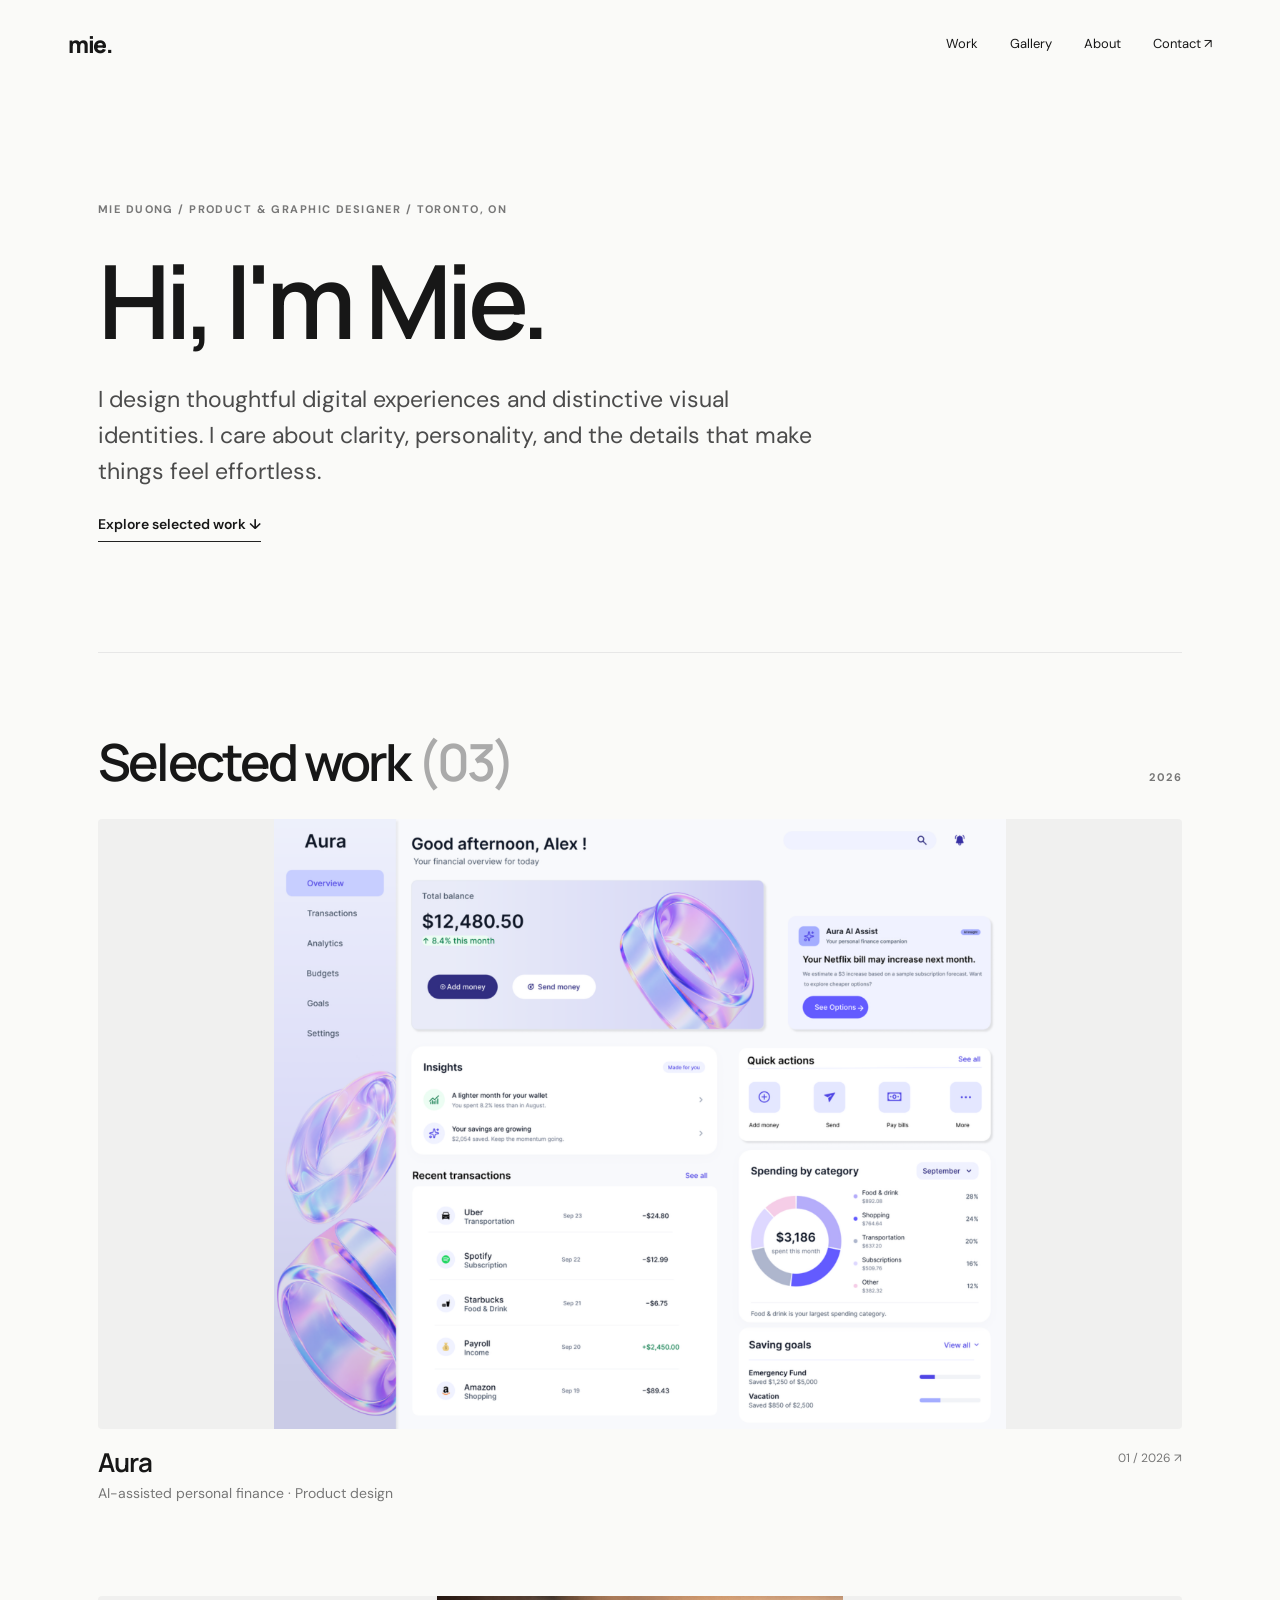
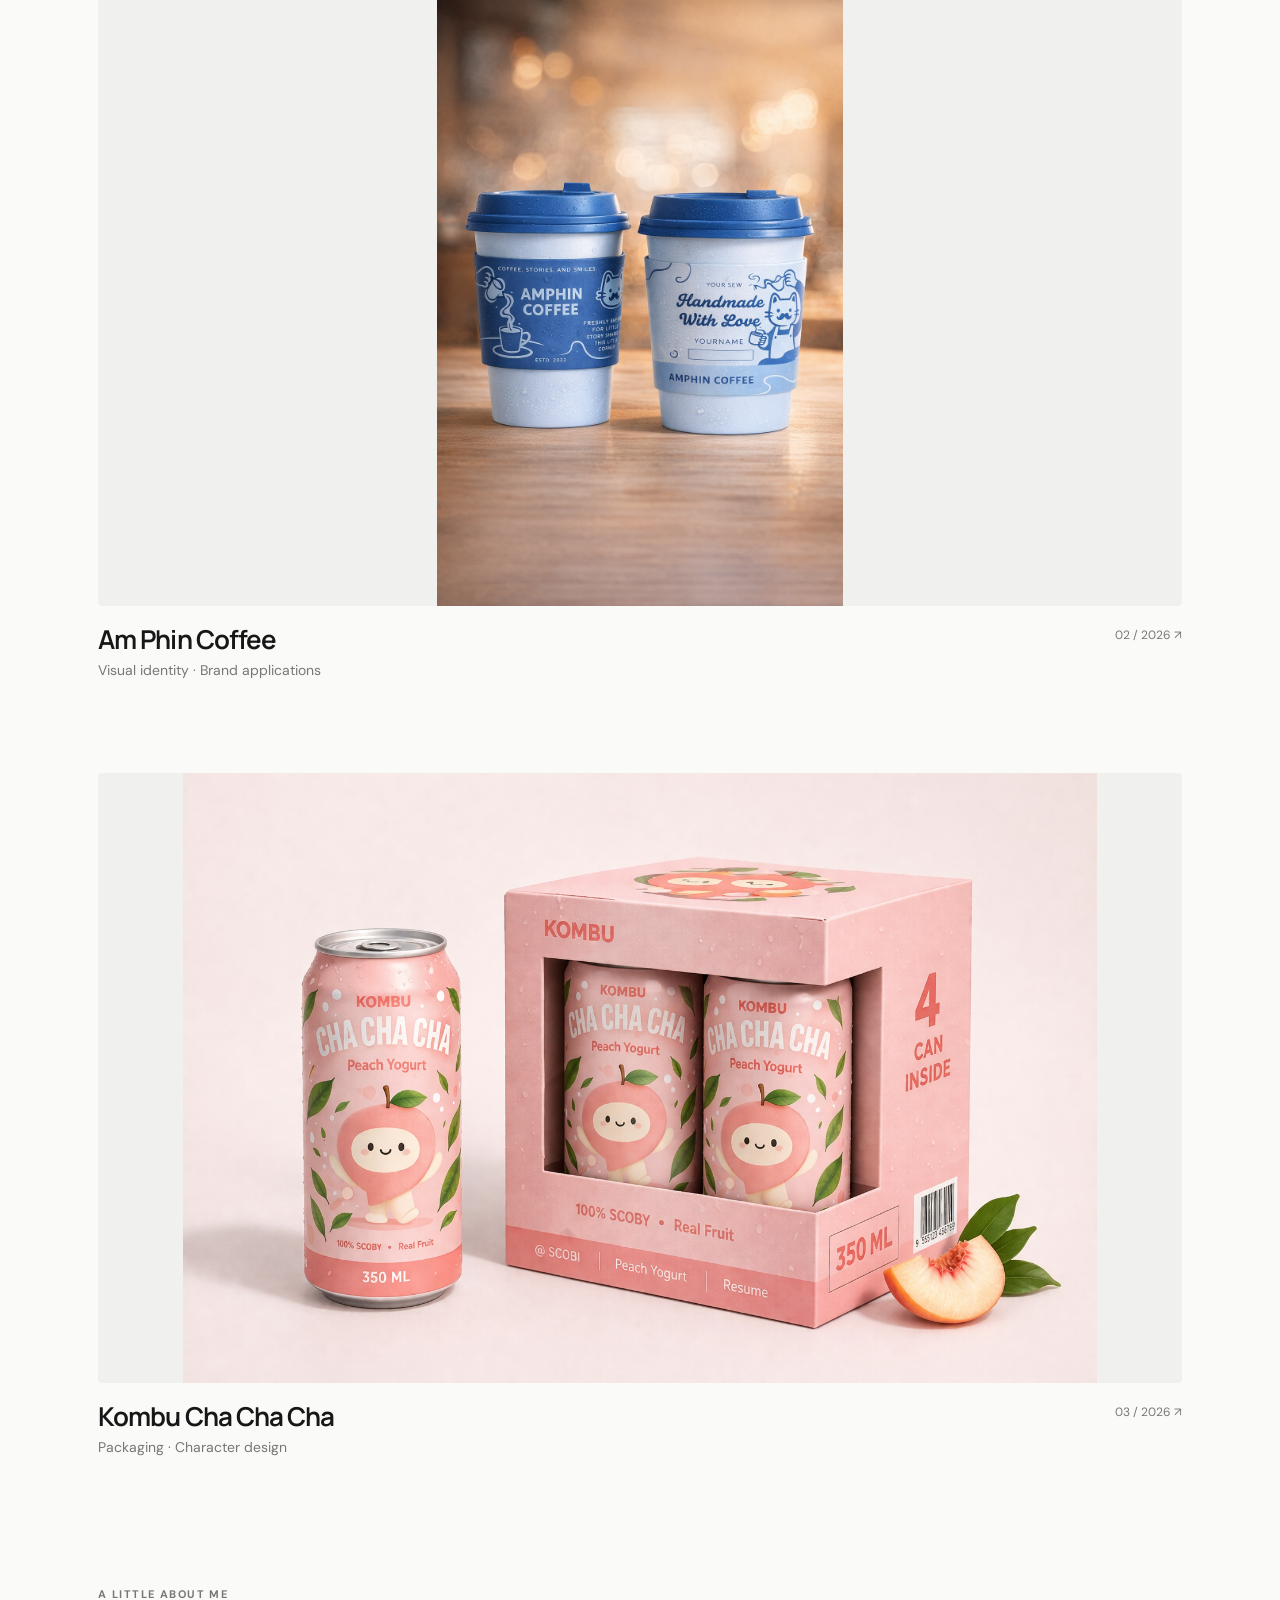
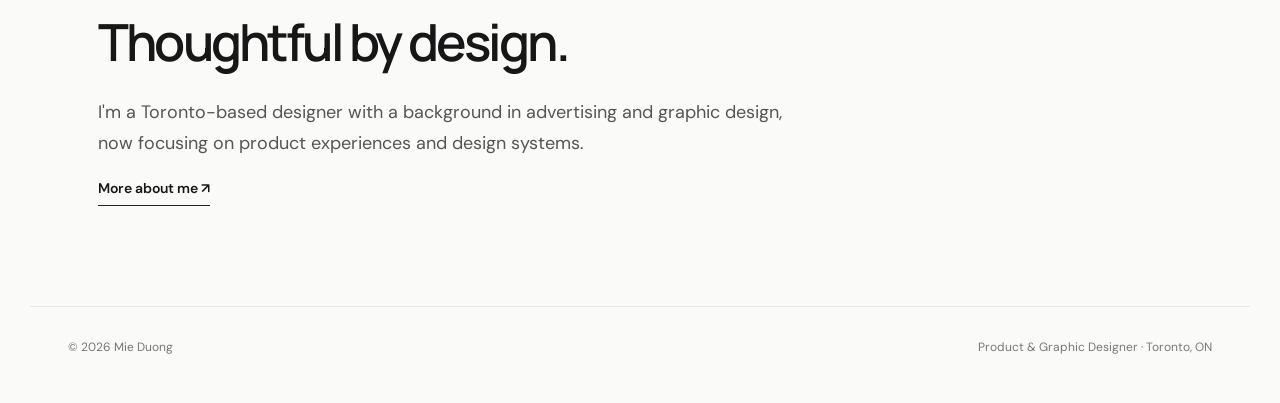
<file: index.html>
<!doctype html><html lang="en"><head><meta charset="utf-8"><meta name="viewport" content="width=device-width, initial-scale=1"><meta name="description" content="Selected design work by Mie Duong, Toronto-based Product and Graphic Designer."><title>Selected Work — Mie Duong</title><link rel="stylesheet" href="editorial.css"></head><body><header><a class="logo" href="index.html">mie.</a><nav><a href="index.html#work">Work</a><a href="gallery.html">Gallery</a><a href="about.html">About</a><a href="mailto:duongmie07@gmail.com">Contact ↗</a></nav></header><main><section class="home-hero"><div class="eyebrow">Mie Duong / Product & Graphic Designer / Toronto, ON</div><h1>Hi, I'm Mie.</h1><p class="intro">I design thoughtful digital experiences and distinctive visual identities. I care about clarity, personality, and the details that make things feel effortless.</p><a class="btn-link" href="#work">Explore selected work ↓</a></section><section id="work"><div class="section-title"><h2>Selected work<span style="color:#aaa"> (03)</span></h2><span class="eyebrow">2026</span></div><a class="project" href="aura.html"><div class="project-image"><img src="assets/aura-ai-dashboard.png" alt="Aura project preview" loading="lazy"></div><div class="project-info"><div><h3>Aura</h3><p>AI-assisted personal finance · Product design</p></div><span class="num">01 / 2026 ↗</span></div></a><a class="project" href="am-phin-coffee.html"><div class="project-image"><img src="assets/am-cups.png" alt="Am Phin Coffee project preview" loading="lazy"></div><div class="project-info"><div><h3>Am Phin Coffee</h3><p>Visual identity · Brand applications</p></div><span class="num">02 / 2026 ↗</span></div></a><a class="project" href="kombu-cha-cha-cha.html"><div class="project-image"><img src="assets/kombu-peach.png" alt="Kombu Cha Cha Cha project preview" loading="lazy"></div><div class="project-info"><div><h3>Kombu Cha Cha Cha</h3><p>Packaging · Character design</p></div><span class="num">03 / 2026 ↗</span></div></a></section><section class="about-teaser"><div class="eyebrow">A little about me</div><h2>Thoughtful by design.</h2><p>I'm a Toronto-based designer with a background in advertising and graphic design, now focusing on product experiences and design systems.</p><a class="btn-link" href="about.html">More about me ↗</a></section></main><footer><span>© 2026 Mie Duong</span><span>Product & Graphic Designer · Toronto, ON</span></footer></body></html>
</file>
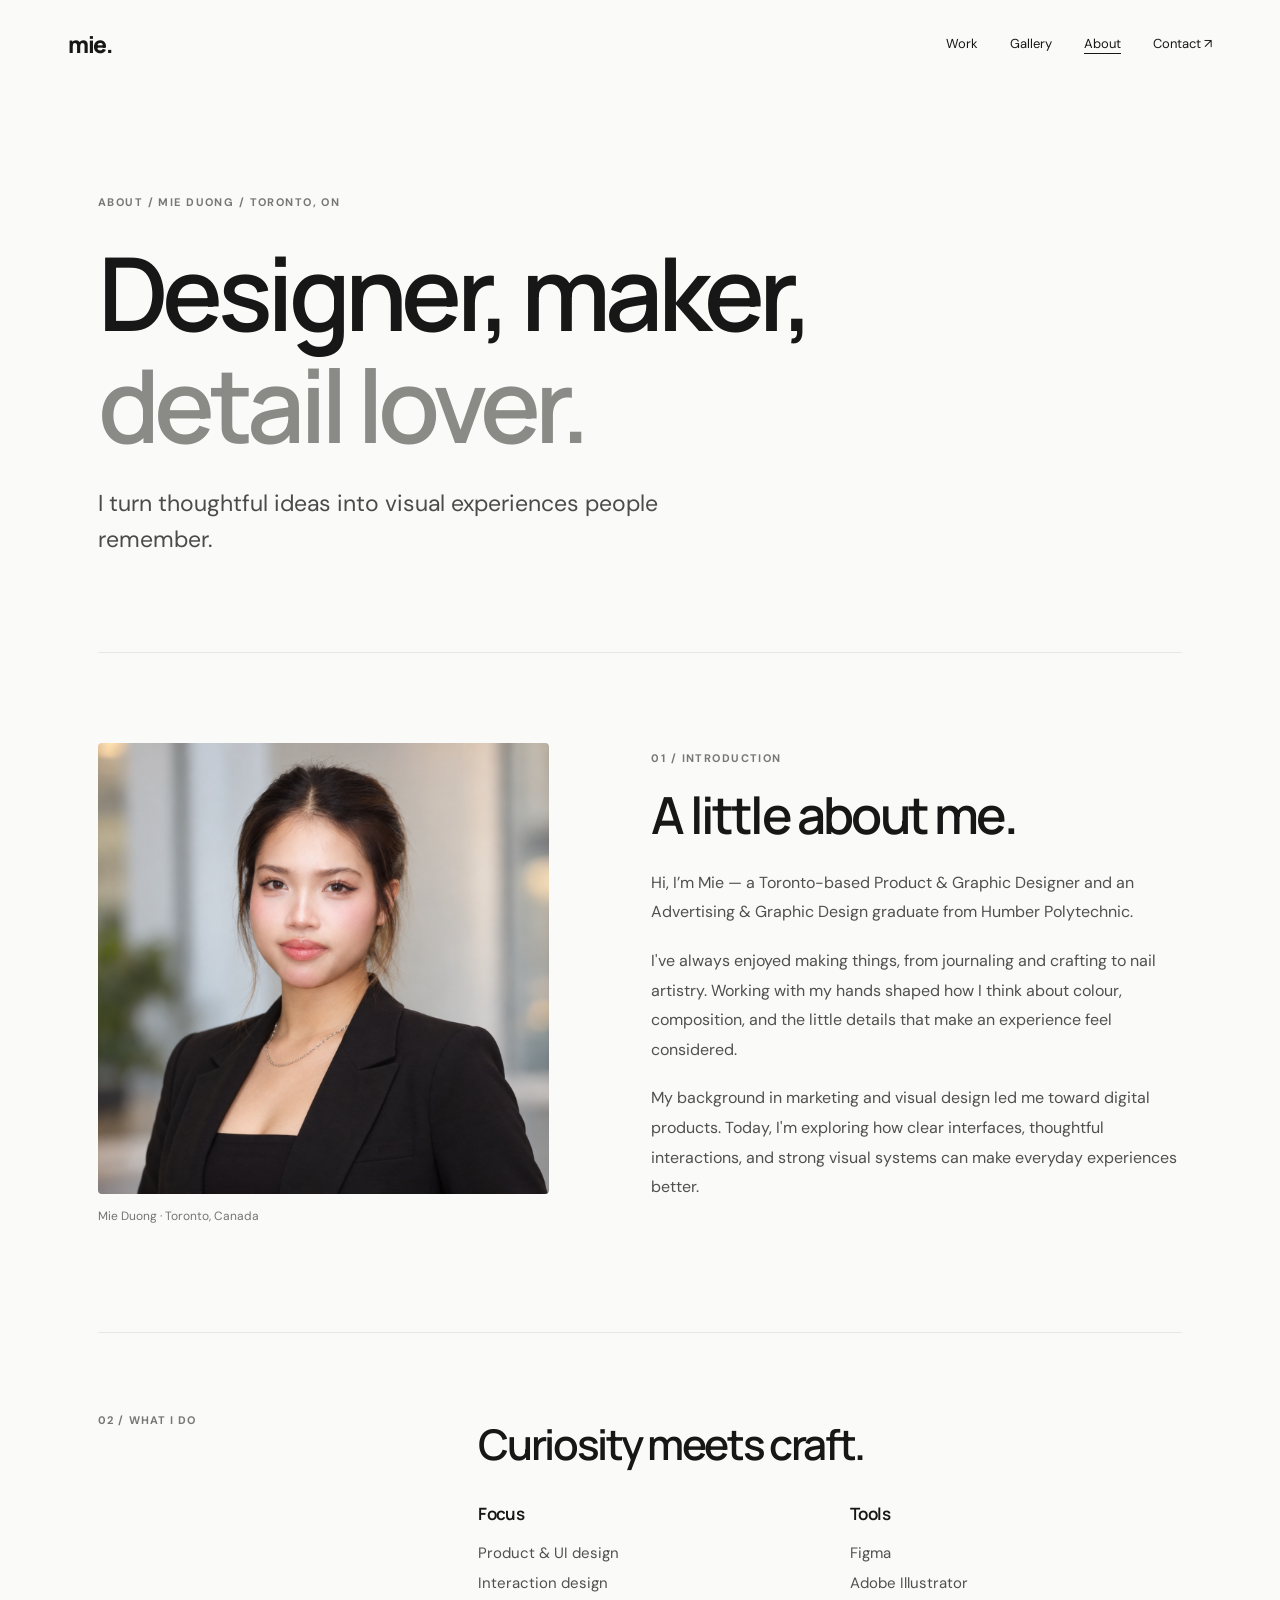
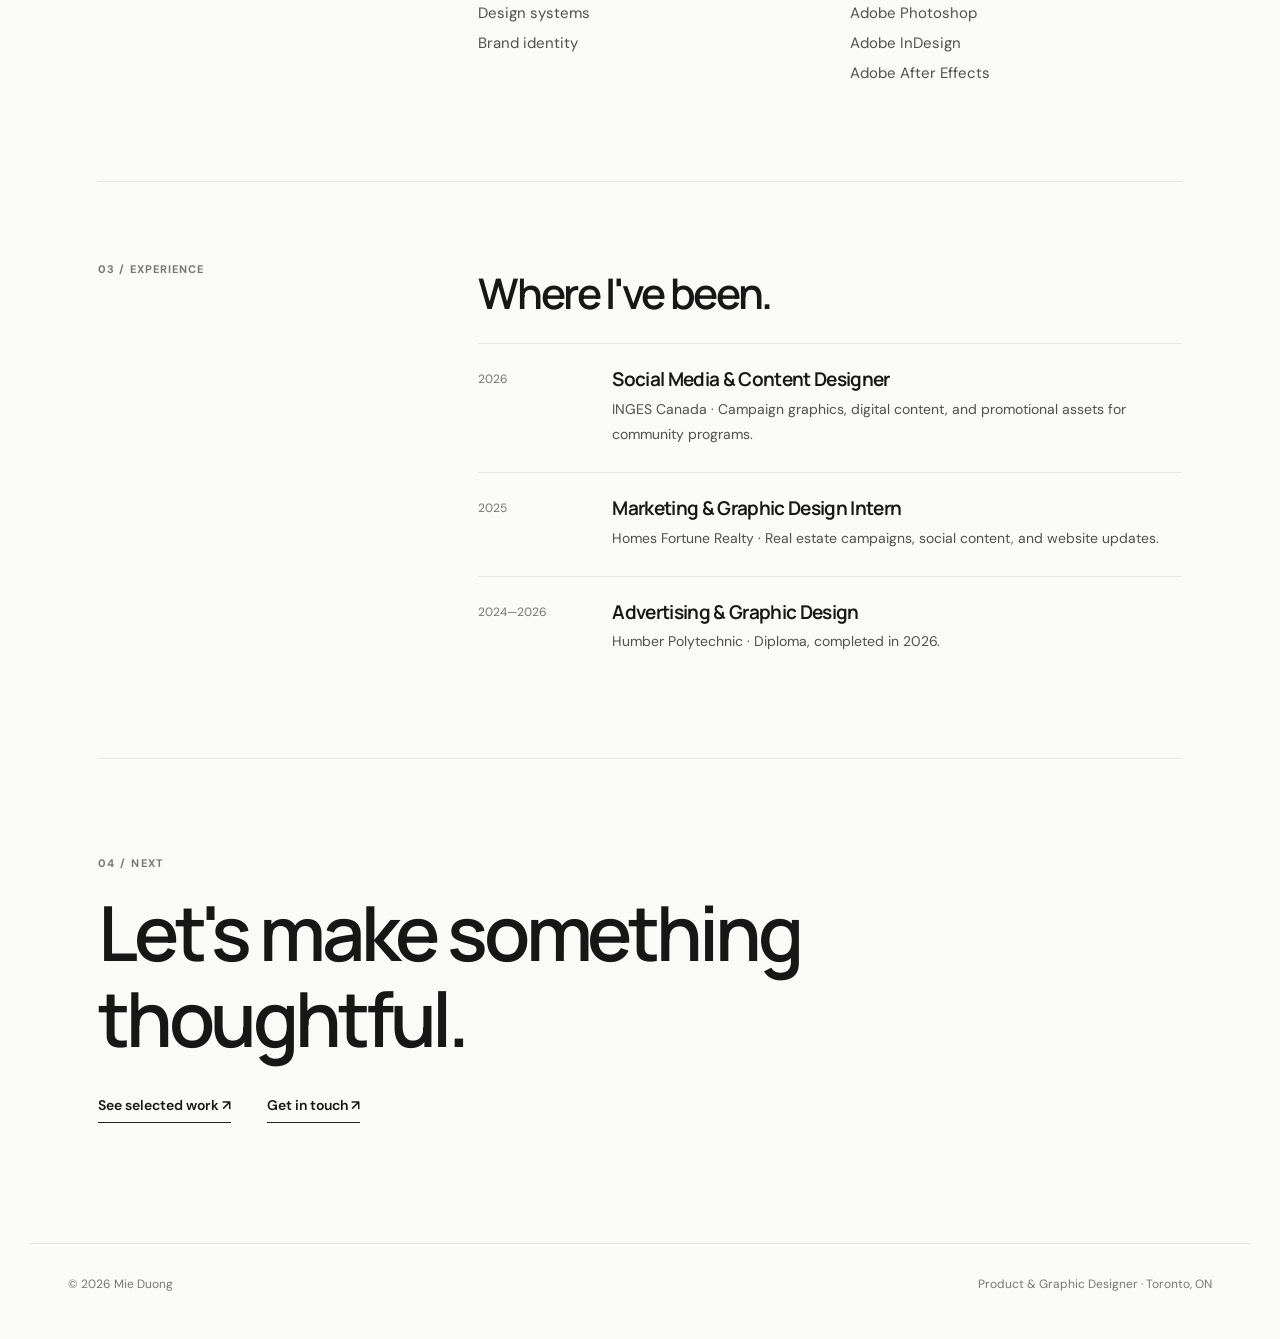
<file: about.html>
<!doctype html>
<html lang="en"><head><meta charset="utf-8"><meta name="viewport" content="width=device-width, initial-scale=1"><meta name="description" content="About Mie Duong, a Toronto-based Product and Graphic Designer."><title>About — Mie Duong</title><link rel="stylesheet" href="editorial.css"><link rel="stylesheet" href="about-editorial.css"></head>
<body><header><a class="logo" href="index.html">mie.</a><nav><a href="index.html#work">Work</a><a href="gallery.html">Gallery</a><a href="about.html" aria-current="page">About</a><a href="mailto:duongmie07@gmail.com">Contact ↗</a></nav></header>
<main>
<section class="about-hero"><div class="eyebrow">About / Mie Duong / Toronto, ON</div><h1>Designer, maker,<br><span class="soft">detail lover.</span></h1><p class="intro">I turn thoughtful ideas into visual experiences people remember.</p></section>
<section class="about-portrait-row"><figure class="about-photo"><img src="assets/mie-portrait.jpg" alt="Portrait of Mie Duong"><figcaption>Mie Duong · Toronto, Canada</figcaption></figure><div class="about-biography"><div class="eyebrow">01 / Introduction</div><h2>A little about me.</h2><p>Hi, I’m Mie — a Toronto-based Product &amp; Graphic Designer and an Advertising &amp; Graphic Design graduate from Humber Polytechnic.</p><p>I've always enjoyed making things, from journaling and crafting to nail artistry. Working with my hands shaped how I think about colour, composition, and the little details that make an experience feel considered.</p><p>My background in marketing and visual design led me toward digital products. Today, I'm exploring how clear interfaces, thoughtful interactions, and strong visual systems can make everyday experiences better.</p></div></section>
<section class="case-section about-section"><div class="side">02 / What I do</div><div class="body"><h2>Curiosity meets craft.</h2><div class="about-skills"><div><h3>Focus</h3><p>Product &amp; UI design<br>Interaction design<br>Design systems<br>Brand identity</p></div><div><h3>Tools</h3><p>Figma<br>Adobe Illustrator<br>Adobe Photoshop<br>Adobe InDesign<br>Adobe After Effects</p></div></div></div></section>
<section class="case-section about-section"><div class="side">03 / Experience</div><div class="body"><h2>Where I've been.</h2><div class="about-timeline"><div><span>2026</span><div><h3>Social Media &amp; Content Designer</h3><p>INGES Canada · Campaign graphics, digital content, and promotional assets for community programs.</p></div></div><div><span>2025</span><div><h3>Marketing &amp; Graphic Design Intern</h3><p>Homes Fortune Realty · Real estate campaigns, social content, and website updates.</p></div></div><div><span>2024—2026</span><div><h3>Advertising &amp; Graphic Design</h3><p>Humber Polytechnic · Diploma, completed in 2026.</p></div></div></div></div></section>
<section class="about-end"><div class="eyebrow">04 / Next</div><h2>Let's make something<br>thoughtful.</h2><div class="about-actions"><a class="btn-link" href="index.html#work">See selected work ↗</a><a class="btn-link" href="mailto:duongmie07@gmail.com">Get in touch ↗</a></div></section>
</main><footer><span>© 2026 Mie Duong</span><span>Product &amp; Graphic Designer · Toronto, ON</span></footer></body></html>
</file>
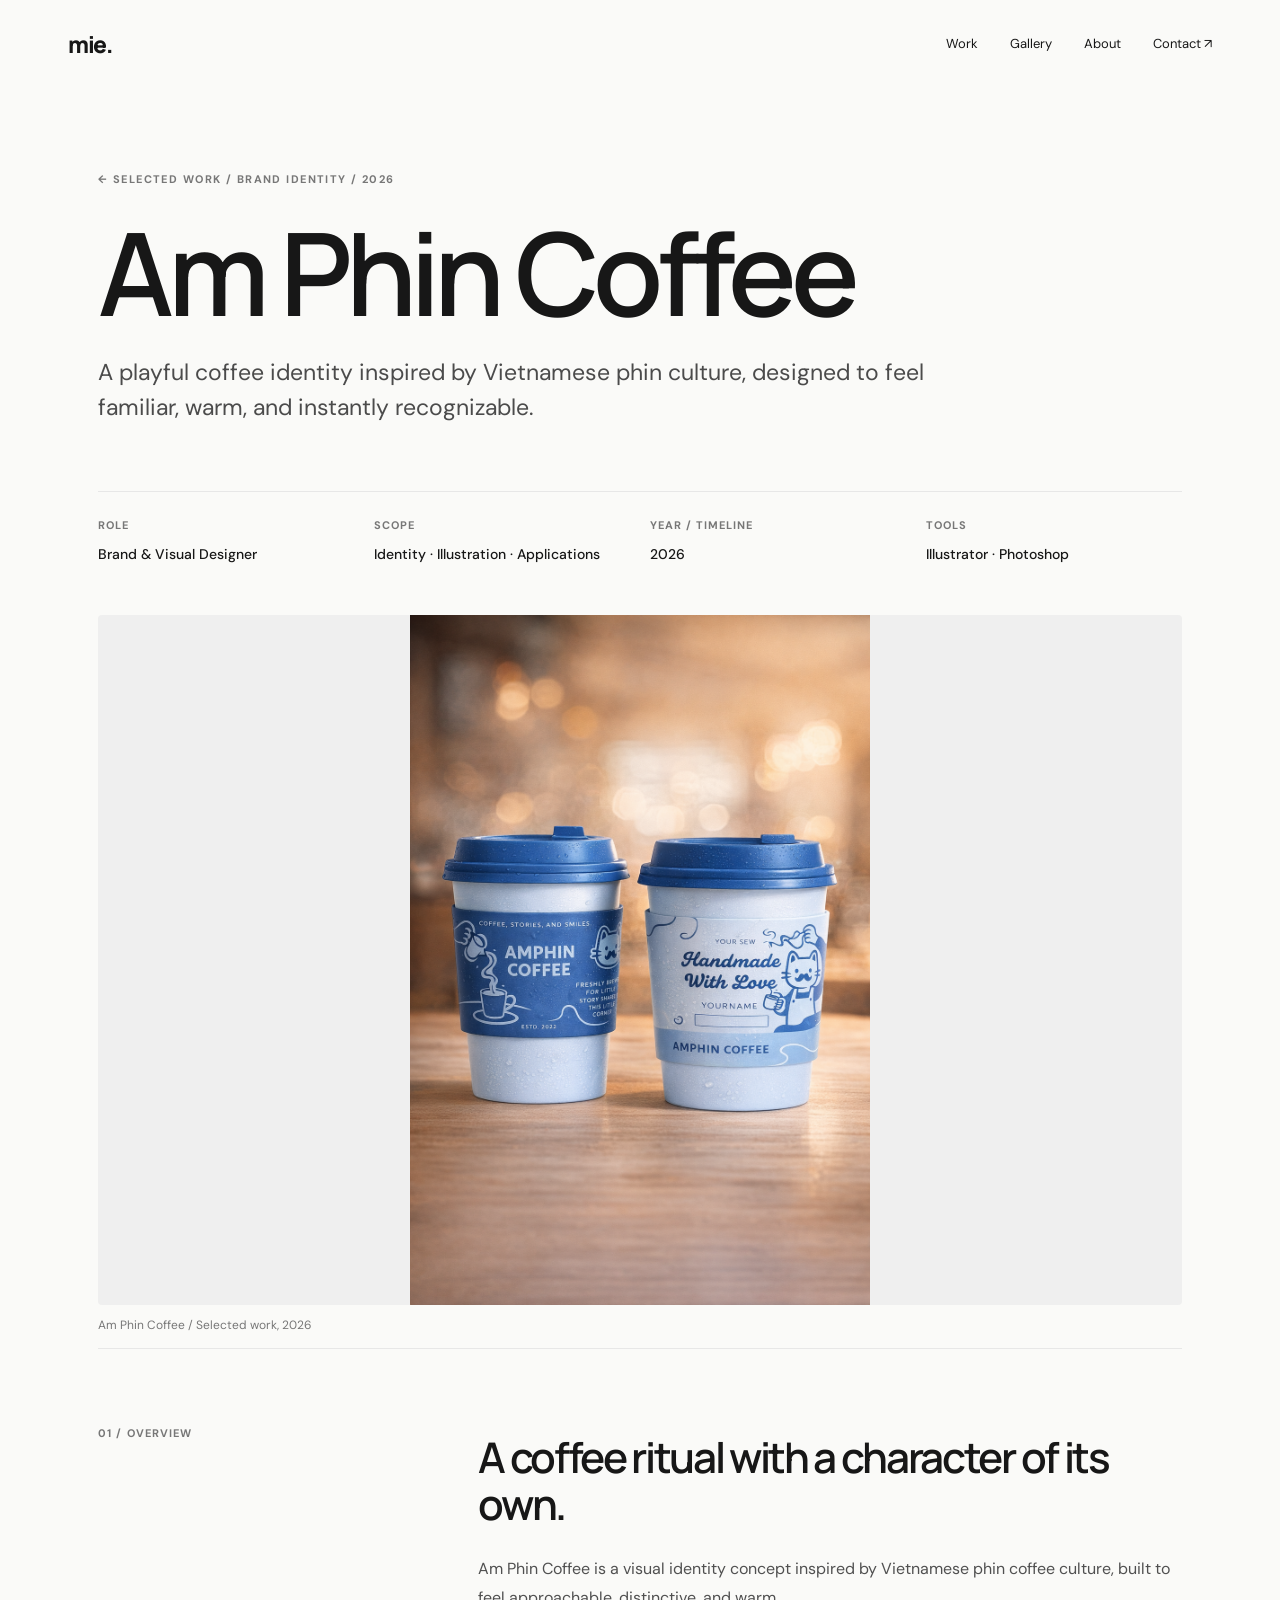
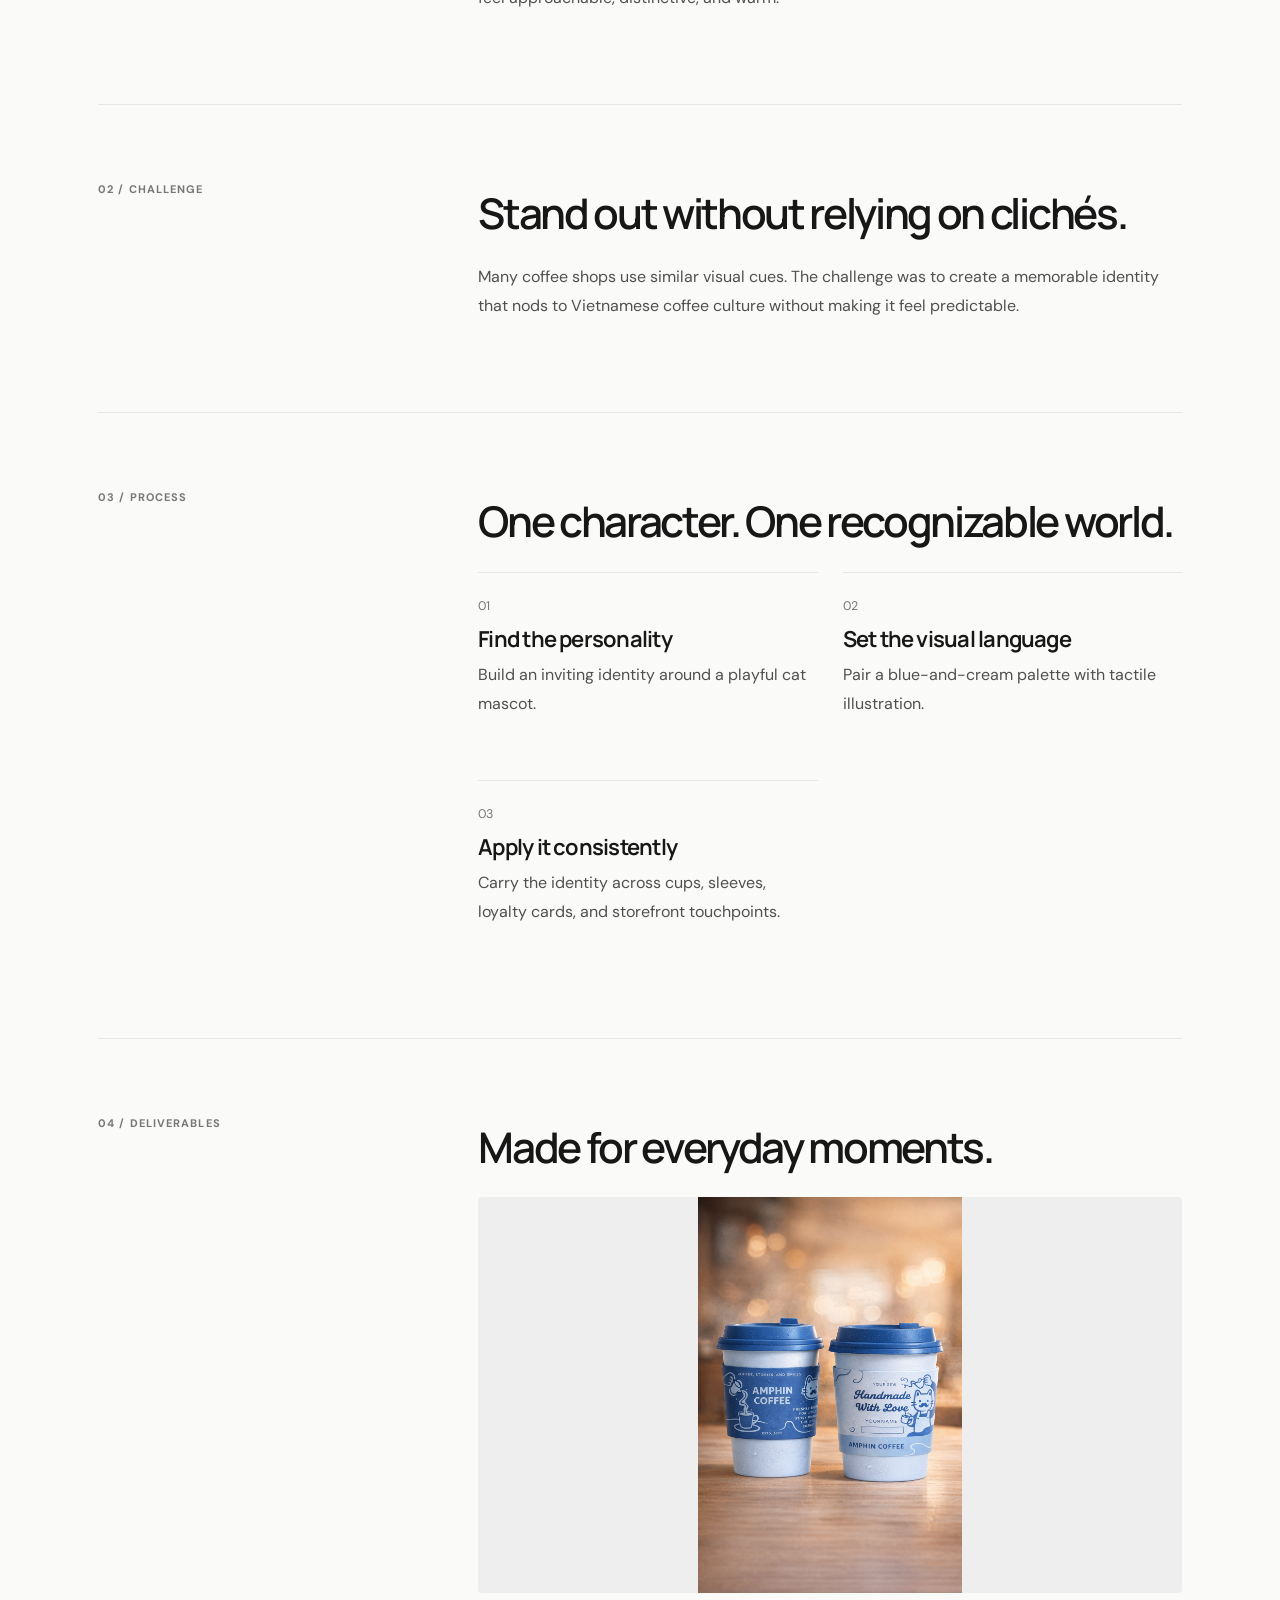
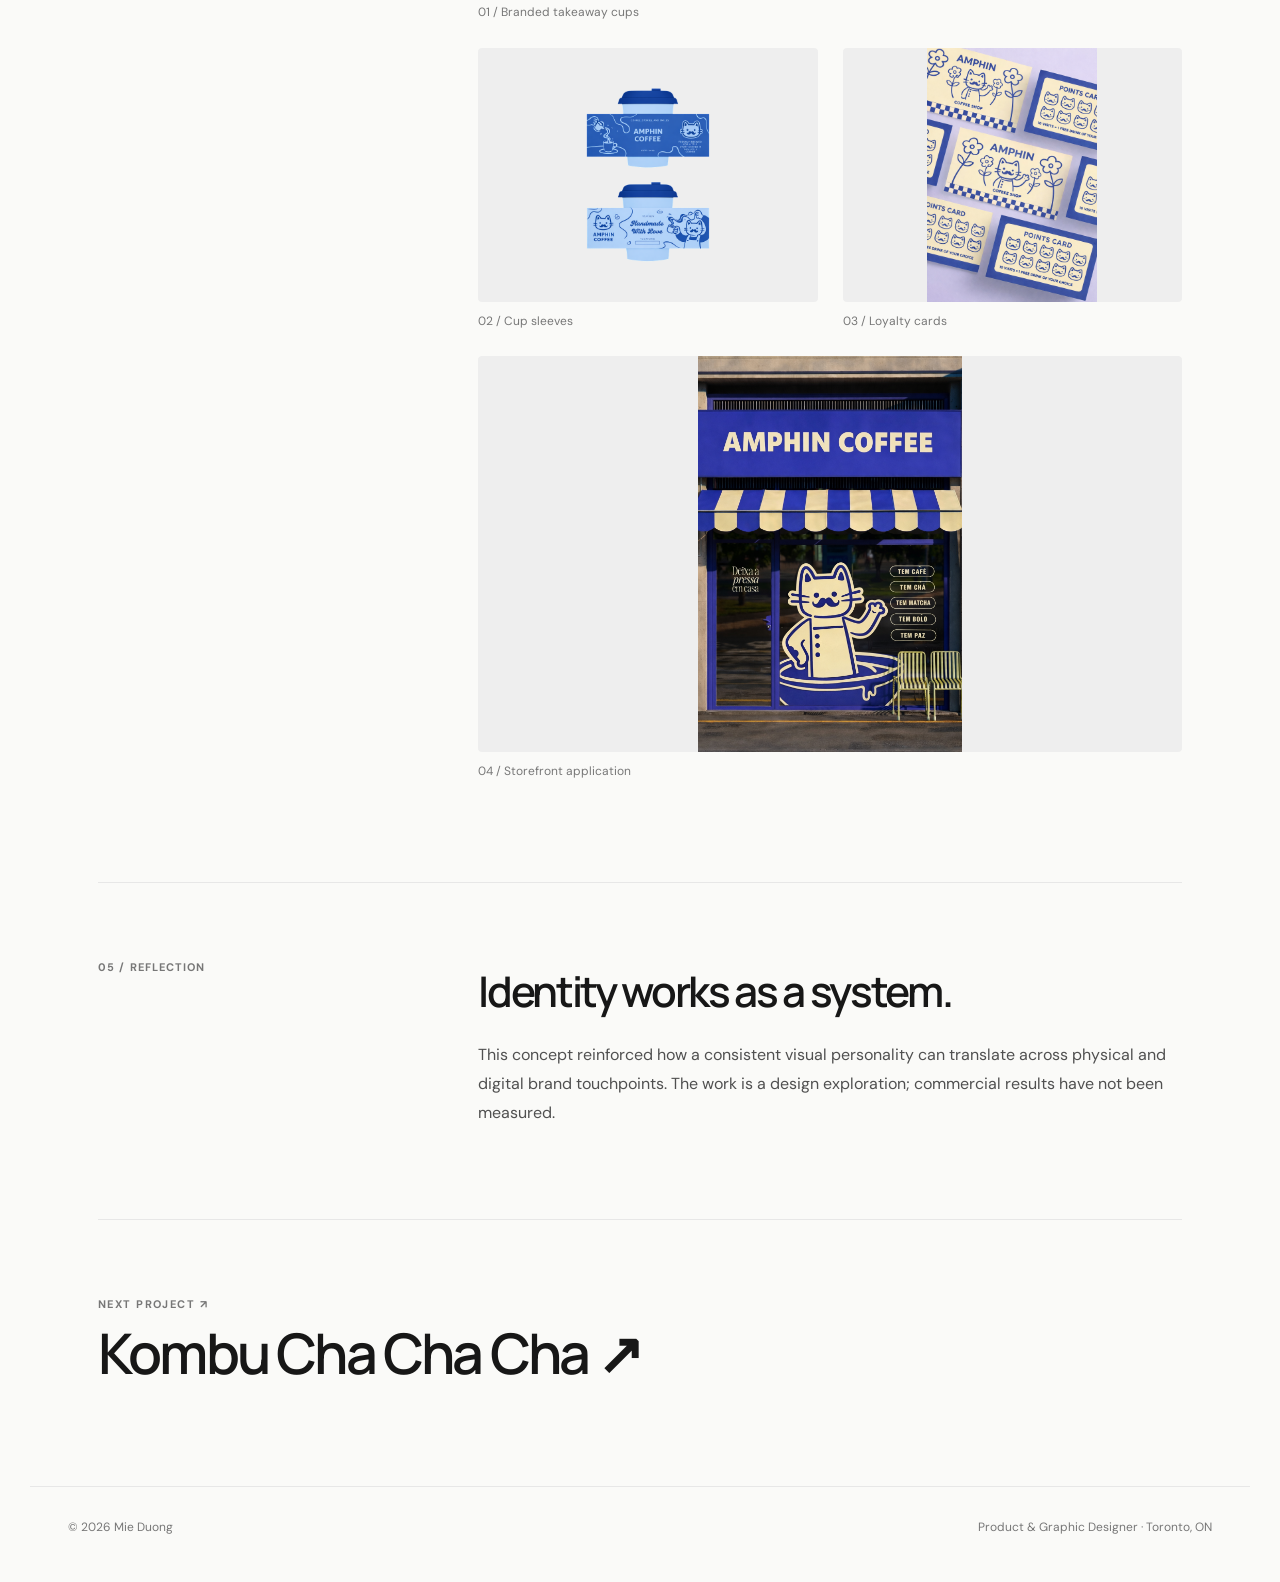
<file: am-phin-coffee.html>
<!doctype html><html lang="en"><head><meta charset="utf-8"><meta name="viewport" content="width=device-width, initial-scale=1"><meta name="description" content="Selected design work by Mie Duong, Toronto-based Product and Graphic Designer."><title>Am Phin Coffee — Mie Duong</title><link rel="stylesheet" href="editorial.css"></head><body><header><a class="logo" href="index.html">mie.</a><nav><a href="index.html#work">Work</a><a href="gallery.html">Gallery</a><a href="about.html">About</a><a href="mailto:duongmie07@gmail.com">Contact ↗</a></nav></header><main><div class="case-head"><a class="eyebrow" href="index.html#work">← Selected work / Brand identity / 2026</a><h1>Am Phin Coffee</h1><p class="intro">A playful coffee identity inspired by Vietnamese phin culture, designed to feel familiar, warm, and instantly recognizable.</p></div><div class="facts"><div><span>ROLE</span><strong>Brand & Visual Designer</strong></div><div><span>SCOPE</span><strong>Identity · Illustration · Applications</strong></div><div><span>YEAR / TIMELINE</span><strong>2026</strong></div><div><span>TOOLS</span><strong>Illustrator · Photoshop</strong></div></div><div class="hero-image"><img src="assets/am-cups.png" alt="Am Phin Coffee project overview"></div><p class="image-caption">Am Phin Coffee / Selected work, 2026</p><section class="case-section"><div class="side">01 / Overview</div><div class="body"><h2>A coffee ritual with a character of its own.</h2><p>Am Phin Coffee is a visual identity concept inspired by Vietnamese phin coffee culture, built to feel approachable, distinctive, and warm.</p></div></section><section class="case-section"><div class="side">02 / Challenge</div><div class="body"><h2>Stand out without relying on clichés.</h2><p>Many coffee shops use similar visual cues. The challenge was to create a memorable identity that nods to Vietnamese coffee culture without making it feel predictable.</p></div></section><section class="case-section"><div class="side">03 / Process</div><div class="body"><h2>One character. One recognizable world.</h2><div class="steps"><article><small>01</small><h3>Find the personality</h3><p>Build an inviting identity around a playful cat mascot.</p></article><article><small>02</small><h3>Set the visual language</h3><p>Pair a blue-and-cream palette with tactile illustration.</p></article><article><small>03</small><h3>Apply it consistently</h3><p>Carry the identity across cups, sleeves, loyalty cards, and storefront touchpoints.</p></article></div></div></section><section class="case-section"><div class="side">04 / Deliverables</div><div class="body"><h2>Made for everyday moments.</h2><div class="gallery"><figure class="wide"><img loading="lazy" src="assets/am-cups.png" alt="Am Phin coffee cups"><figcaption>01 / Branded takeaway cups</figcaption></figure><figure class=""><img loading="lazy" src="assets/am-sleeves.png" alt="Am Phin sleeves"><figcaption>02 / Cup sleeves</figcaption></figure><figure class=""><img loading="lazy" src="assets/am-loyalty.png" alt="Am Phin loyalty cards"><figcaption>03 / Loyalty cards</figcaption></figure><figure class="wide"><img loading="lazy" src="assets/am-storefront.png" alt="Am Phin storefront"><figcaption>04 / Storefront application</figcaption></figure></div></div></section><section class="case-section"><div class="side">05 / Reflection</div><div class="body"><h2>Identity works as a system.</h2><p>This concept reinforced how a consistent visual personality can translate across physical and digital brand touchpoints. The work is a design exploration; commercial results have not been measured.</p></div></section><div class="next"><div class="eyebrow">Next project ↗</div><a href="kombu-cha-cha-cha.html">Kombu Cha Cha Cha ↗</a></div></main><footer><span>© 2026 Mie Duong</span><span>Product & Graphic Designer · Toronto, ON</span></footer></body></html>
</file>
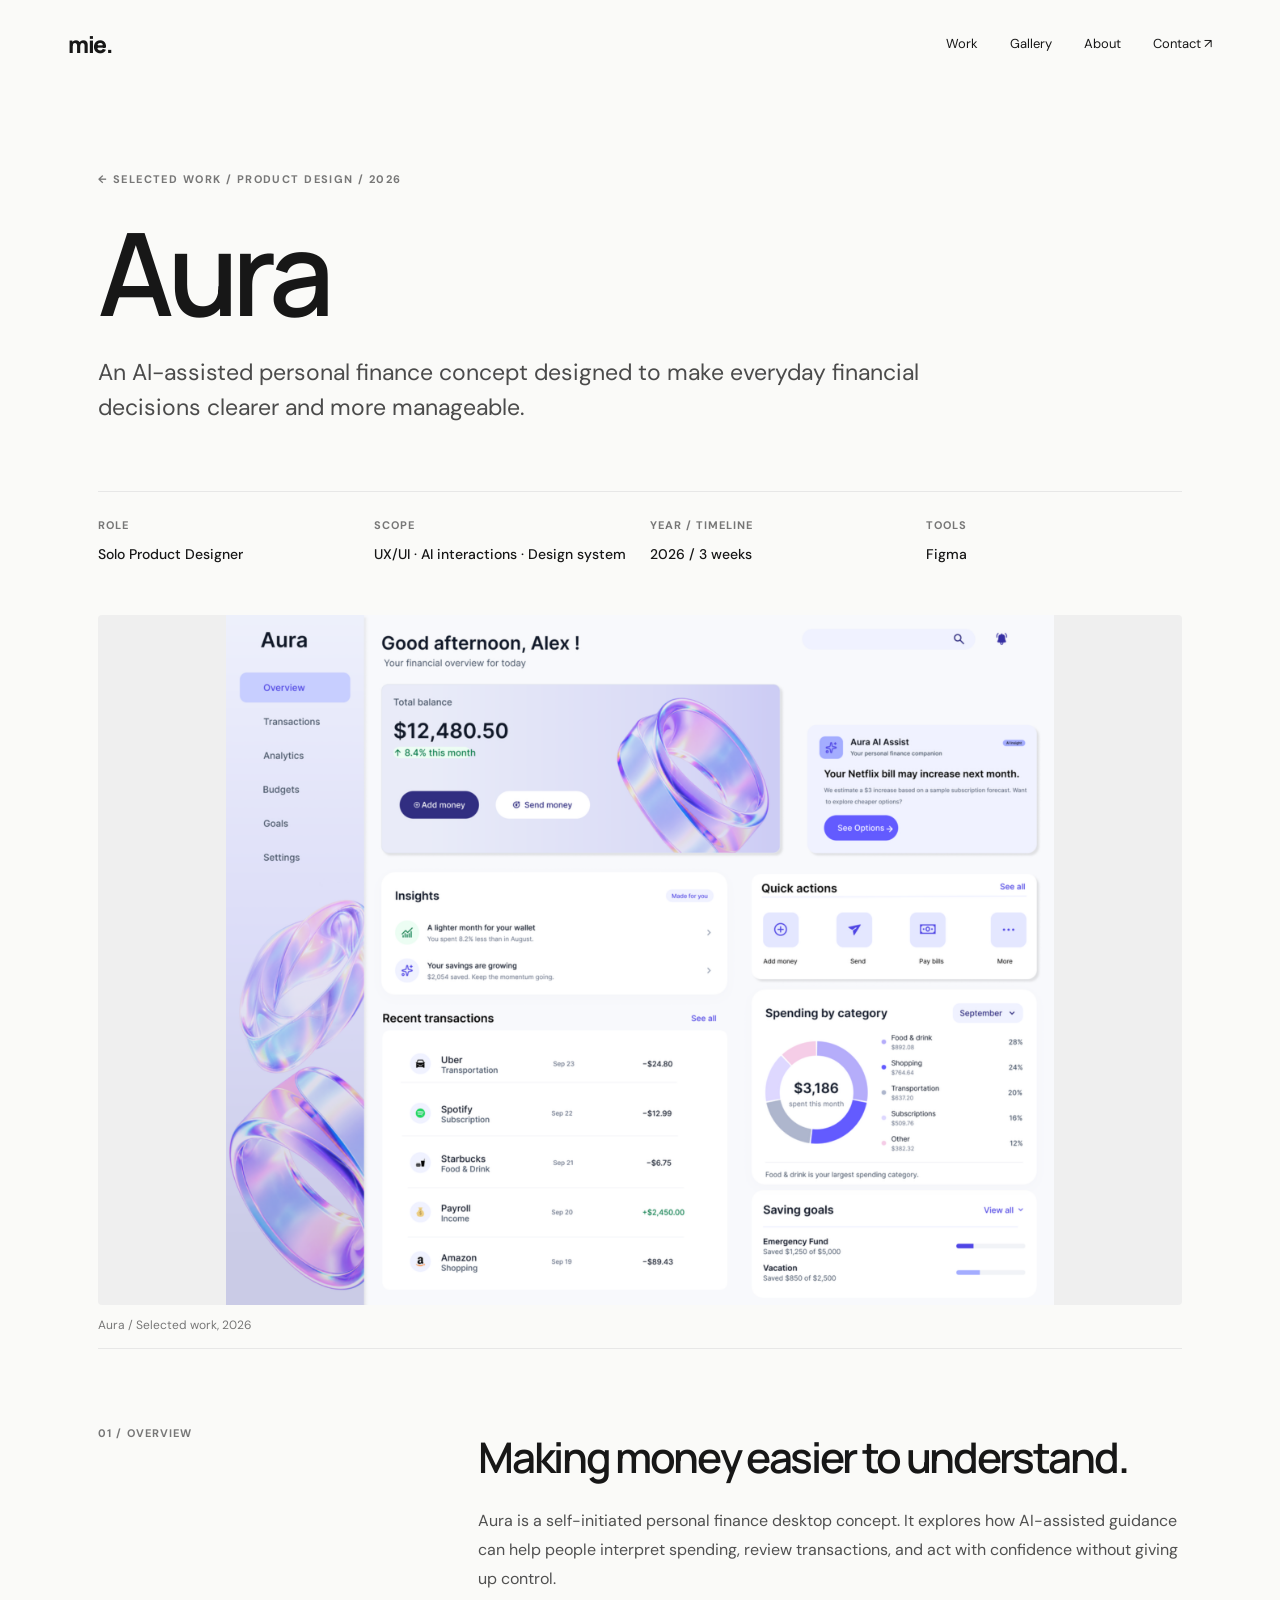
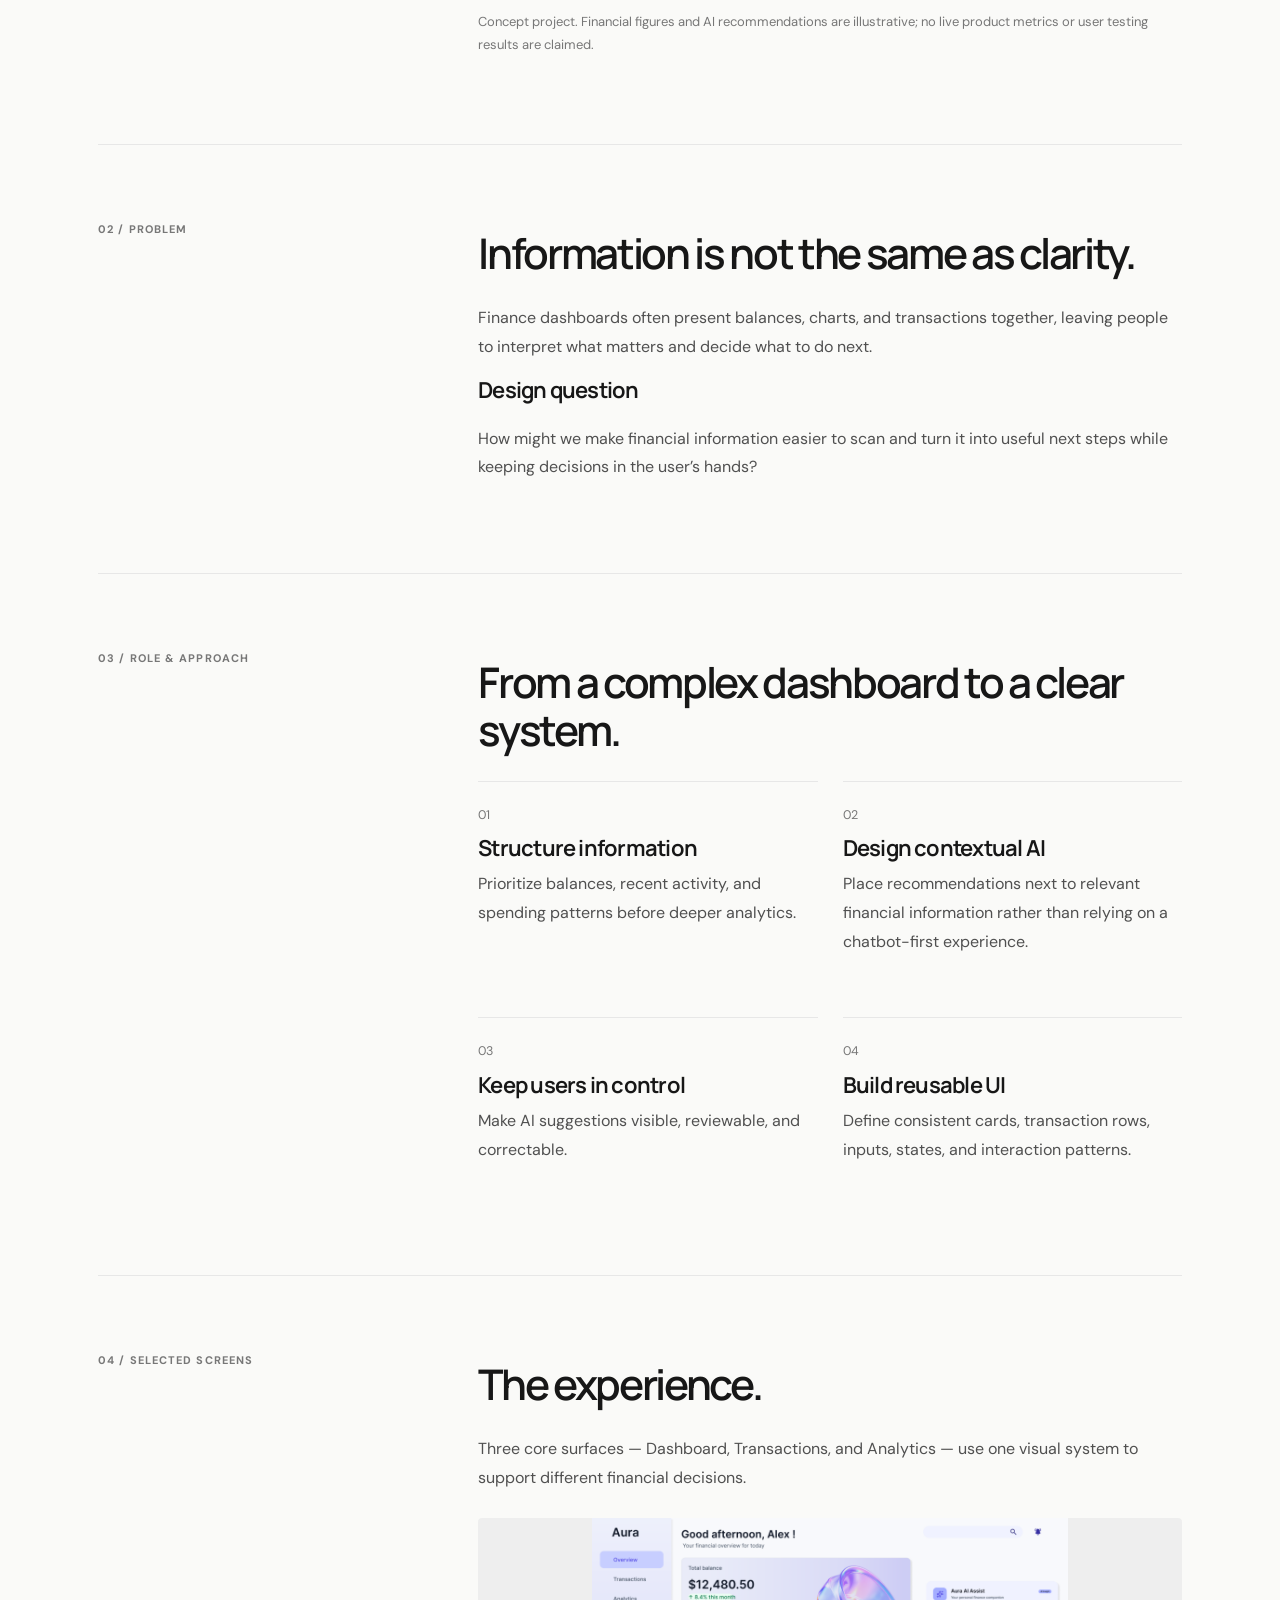
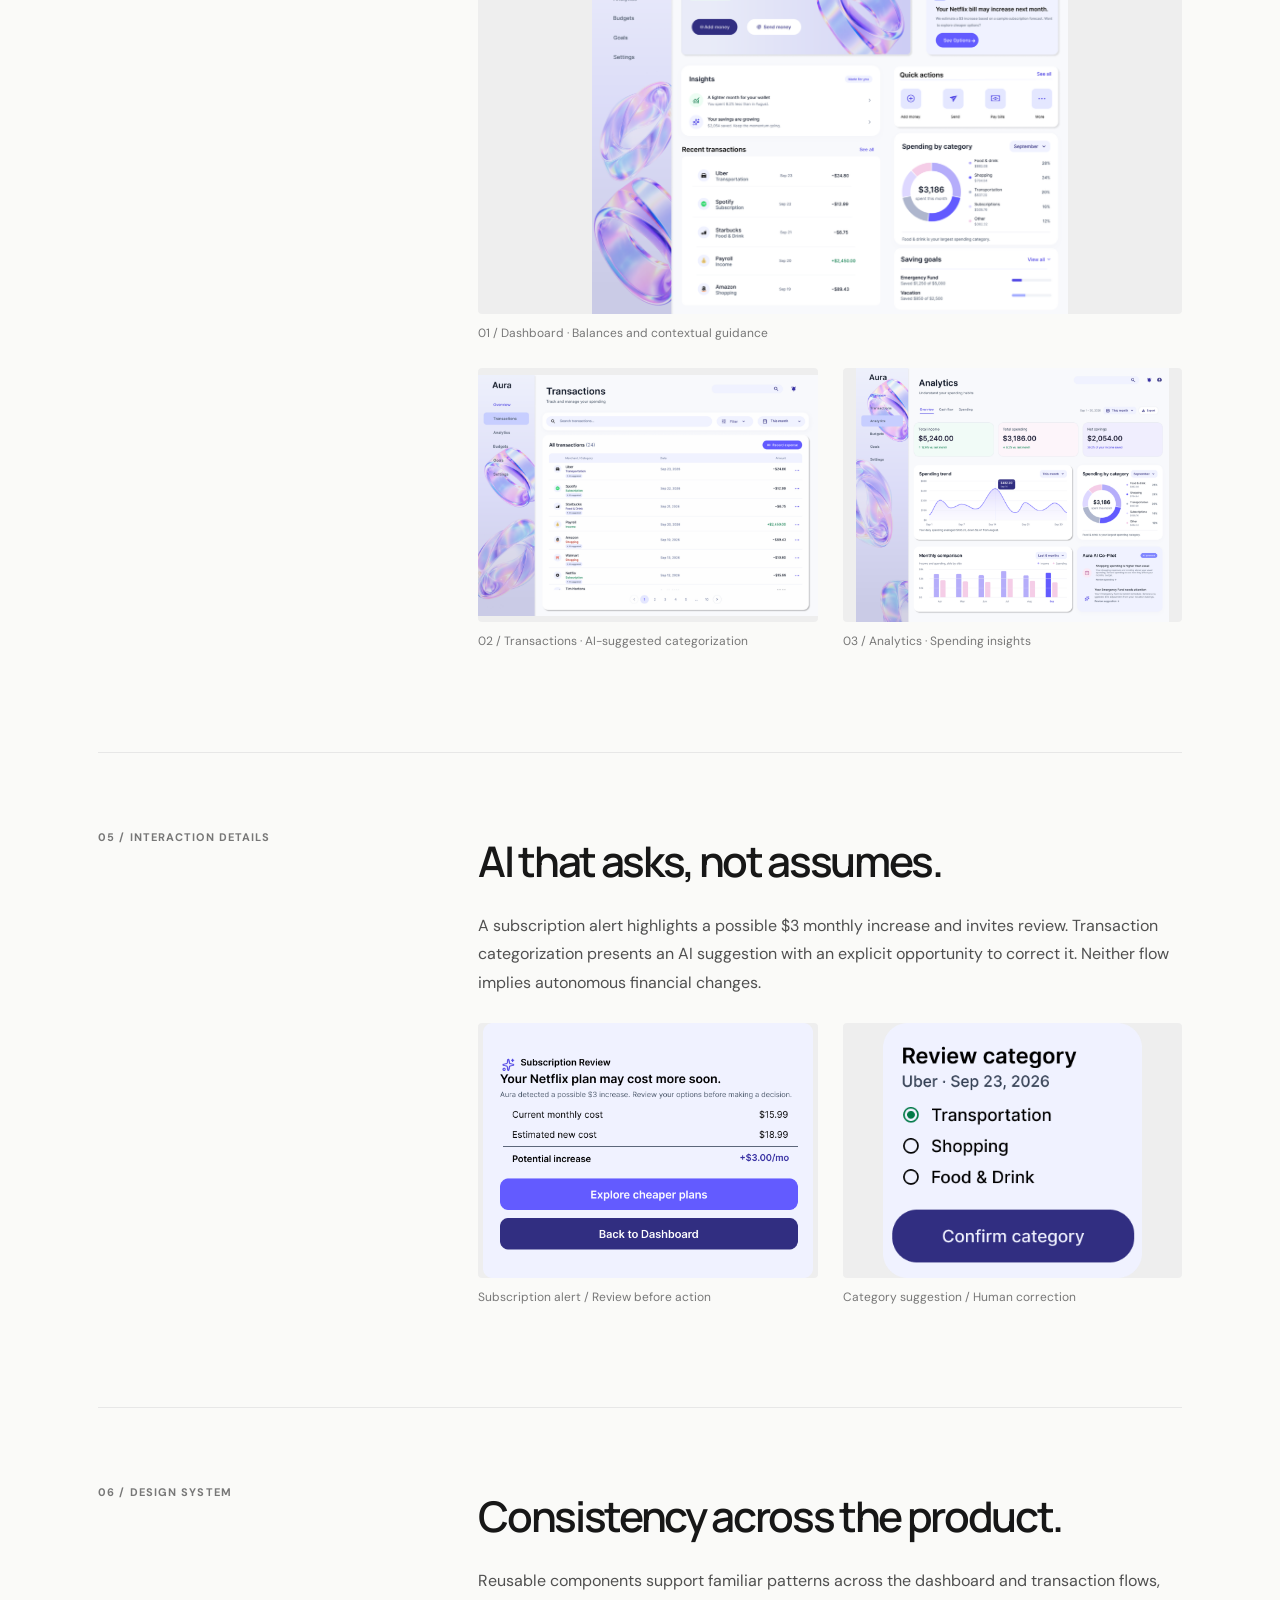
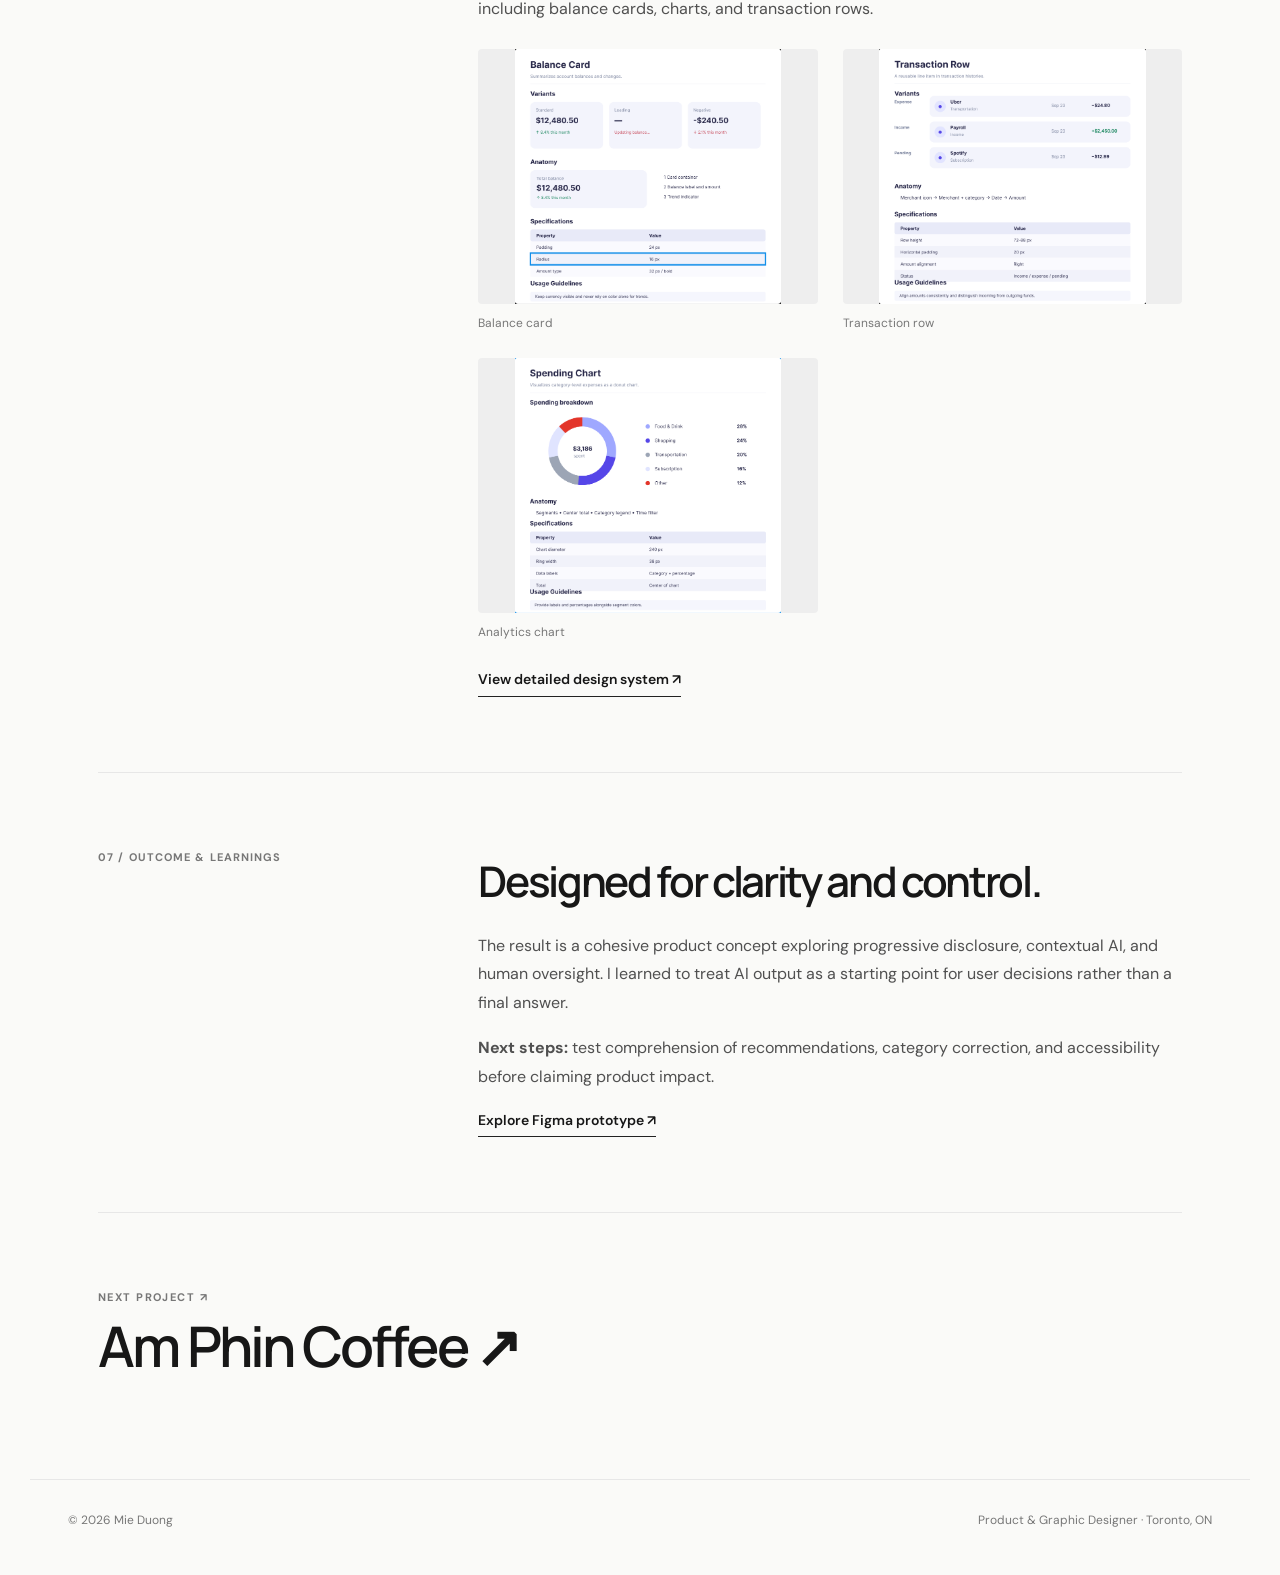
<file: aura.html>
<!doctype html><html lang="en"><head><meta charset="utf-8"><meta name="viewport" content="width=device-width, initial-scale=1"><meta name="description" content="Selected design work by Mie Duong, Toronto-based Product and Graphic Designer."><title>Aura — Mie Duong</title><link rel="stylesheet" href="editorial.css"></head><body><header><a class="logo" href="index.html">mie.</a><nav><a href="index.html#work">Work</a><a href="gallery.html">Gallery</a><a href="about.html">About</a><a href="mailto:duongmie07@gmail.com">Contact ↗</a></nav></header><main><div class="case-head"><a class="eyebrow" href="index.html#work">← Selected work / Product design / 2026</a><h1>Aura</h1><p class="intro">An AI-assisted personal finance concept designed to make everyday financial decisions clearer and more manageable.</p></div><div class="facts"><div><span>ROLE</span><strong>Solo Product Designer</strong></div><div><span>SCOPE</span><strong>UX/UI · AI interactions · Design system</strong></div><div><span>YEAR / TIMELINE</span><strong>2026 / 3 weeks</strong></div><div><span>TOOLS</span><strong>Figma</strong></div></div><div class="hero-image"><img src="assets/aura-ai-dashboard.png" alt="Aura project overview"></div><p class="image-caption">Aura / Selected work, 2026</p><section class="case-section"><div class="side">01 / Overview</div><div class="body"><h2>Making money easier to understand.</h2><p>Aura is a self-initiated personal finance desktop concept. It explores how AI-assisted guidance can help people interpret spending, review transactions, and act with confidence without giving up control.</p><p class="note">Concept project. Financial figures and AI recommendations are illustrative; no live product metrics or user testing results are claimed.</p></div></section><section class="case-section"><div class="side">02 / Problem</div><div class="body"><h2>Information is not the same as clarity.</h2><p>Finance dashboards often present balances, charts, and transactions together, leaving people to interpret what matters and decide what to do next.</p><h3>Design question</h3><p>How might we make financial information easier to scan and turn it into useful next steps while keeping decisions in the user’s hands?</p></div></section><section class="case-section"><div class="side">03 / Role & approach</div><div class="body"><h2>From a complex dashboard to a clear system.</h2><div class="steps"><article><small>01</small><h3>Structure information</h3><p>Prioritize balances, recent activity, and spending patterns before deeper analytics.</p></article><article><small>02</small><h3>Design contextual AI</h3><p>Place recommendations next to relevant financial information rather than relying on a chatbot-first experience.</p></article><article><small>03</small><h3>Keep users in control</h3><p>Make AI suggestions visible, reviewable, and correctable.</p></article><article><small>04</small><h3>Build reusable UI</h3><p>Define consistent cards, transaction rows, inputs, states, and interaction patterns.</p></article></div></div></section><section class="case-section"><div class="side">04 / Selected screens</div><div class="body"><h2>The experience.</h2><p>Three core surfaces — Dashboard, Transactions, and Analytics — use one visual system to support different financial decisions.</p><div class="gallery"><figure class="wide"><img loading="lazy" src="assets/aura-ai-dashboard.png" alt="Aura dashboard"><figcaption>01 / Dashboard · Balances and contextual guidance</figcaption></figure><figure class=""><img loading="lazy" src="assets/aura-ai-transactions.png" alt="Aura transactions"><figcaption>02 / Transactions · AI-suggested categorization</figcaption></figure><figure class=""><img loading="lazy" src="assets/aura-ai-analytics.png" alt="Aura analytics"><figcaption>03 / Analytics · Spending insights</figcaption></figure></div></div></section><section class="case-section"><div class="side">05 / Interaction details</div><div class="body"><h2>AI that asks, not assumes.</h2><p>A subscription alert highlights a possible $3 monthly increase and invites review. Transaction categorization presents an AI suggestion with an explicit opportunity to correct it. Neither flow implies autonomous financial changes.</p><div class="gallery"><figure class=""><img loading="lazy" src="assets/aura-ai-subscription-review.png" alt="Subscription review"><figcaption>Subscription alert / Review before action</figcaption></figure><figure class=""><img loading="lazy" src="assets/aura-ai-category-review.png" alt="Category review"><figcaption>Category suggestion / Human correction</figcaption></figure></div></div></section><section class="case-section"><div class="side">06 / Design system</div><div class="body"><h2>Consistency across the product.</h2><p>Reusable components support familiar patterns across the dashboard and transaction flows, including balance cards, charts, and transaction rows.</p><div class="gallery"><figure class=""><img loading="lazy" src="assets/aura-balance.png" alt="Balance component"><figcaption>Balance card</figcaption></figure><figure class=""><img loading="lazy" src="assets/aura-row.png" alt="Transaction row component"><figcaption>Transaction row</figcaption></figure><figure class=""><img loading="lazy" src="assets/aura-chart.png" alt="Chart component"><figcaption>Analytics chart</figcaption></figure></div><a class="btn-link" href="design-system.html">View detailed design system ↗</a></div></section><section class="case-section"><div class="side">07 / Outcome & learnings</div><div class="body"><h2>Designed for clarity and control.</h2><p>The result is a cohesive product concept exploring progressive disclosure, contextual AI, and human oversight. I learned to treat AI output as a starting point for user decisions rather than a final answer.</p><p><strong>Next steps:</strong> test comprehension of recommendations, category correction, and accessibility before claiming product impact.</p><a class="btn-link" href="https://www.figma.com/proto/HM2ZXkTF5nDnYvyRHk6xQ8/Aura-%E2%80%94-Financial-Design-System?node-id=10-54&p=f&scaling=min-zoom&content-scaling=fixed&page-id=1%3A3&starting-point-node-id=10%3A54" target="_blank" rel="noopener">Explore Figma prototype ↗</a></div></section><div class="next"><div class="eyebrow">Next project ↗</div><a href="am-phin-coffee.html">Am Phin Coffee ↗</a></div></main><footer><span>© 2026 Mie Duong</span><span>Product & Graphic Designer · Toronto, ON</span></footer></body></html>
</file>
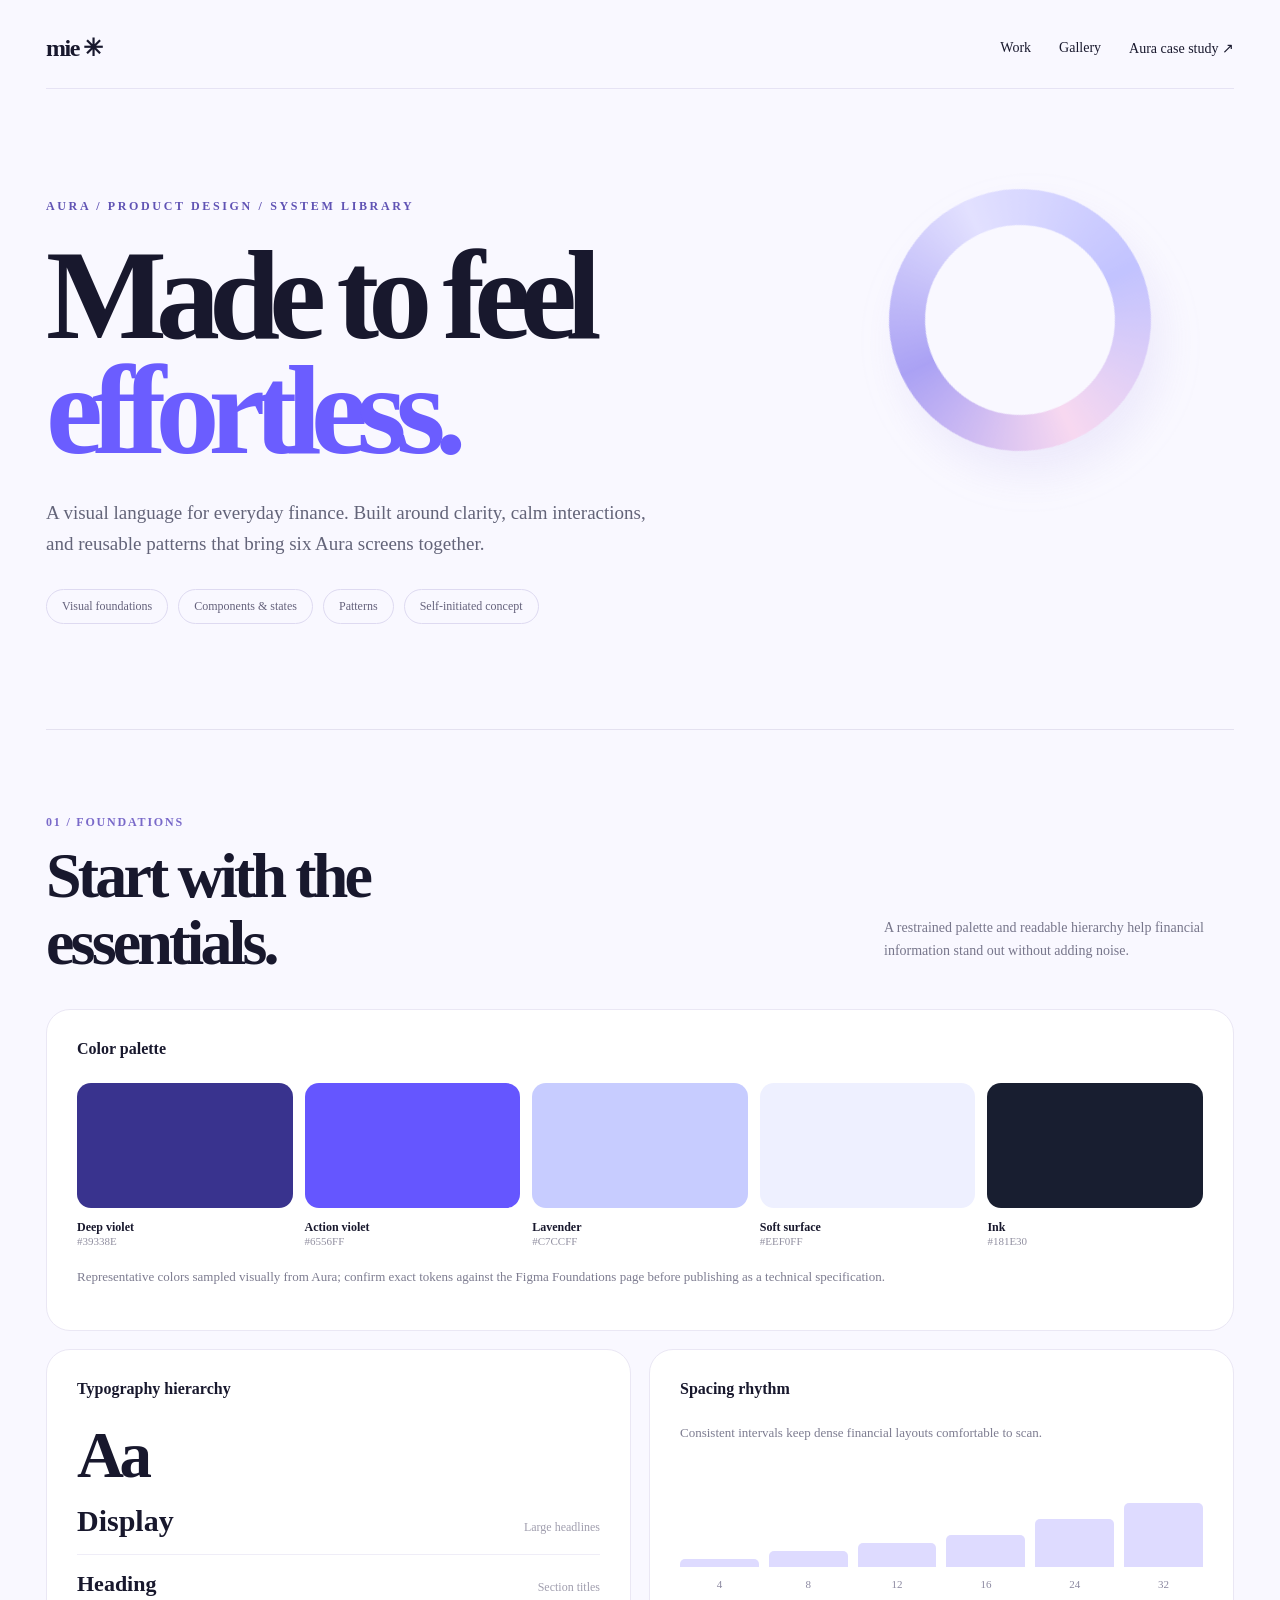
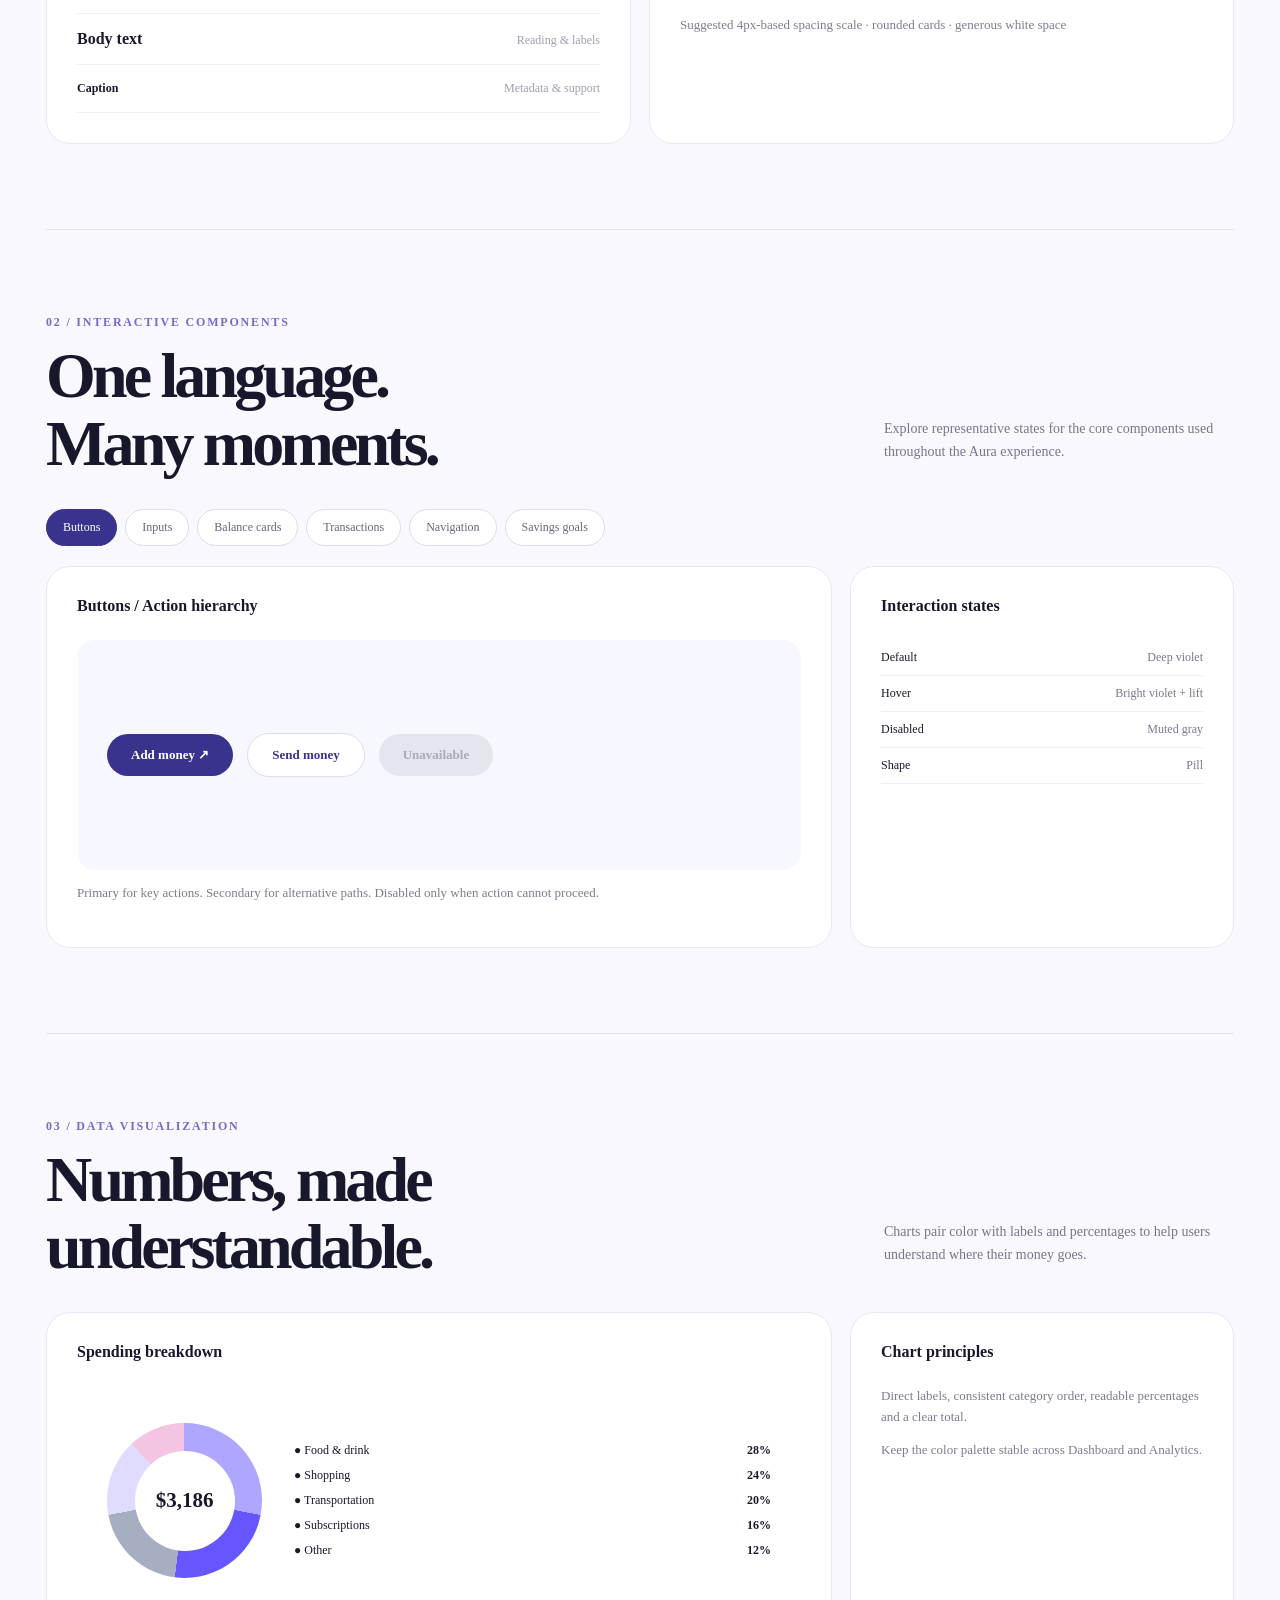
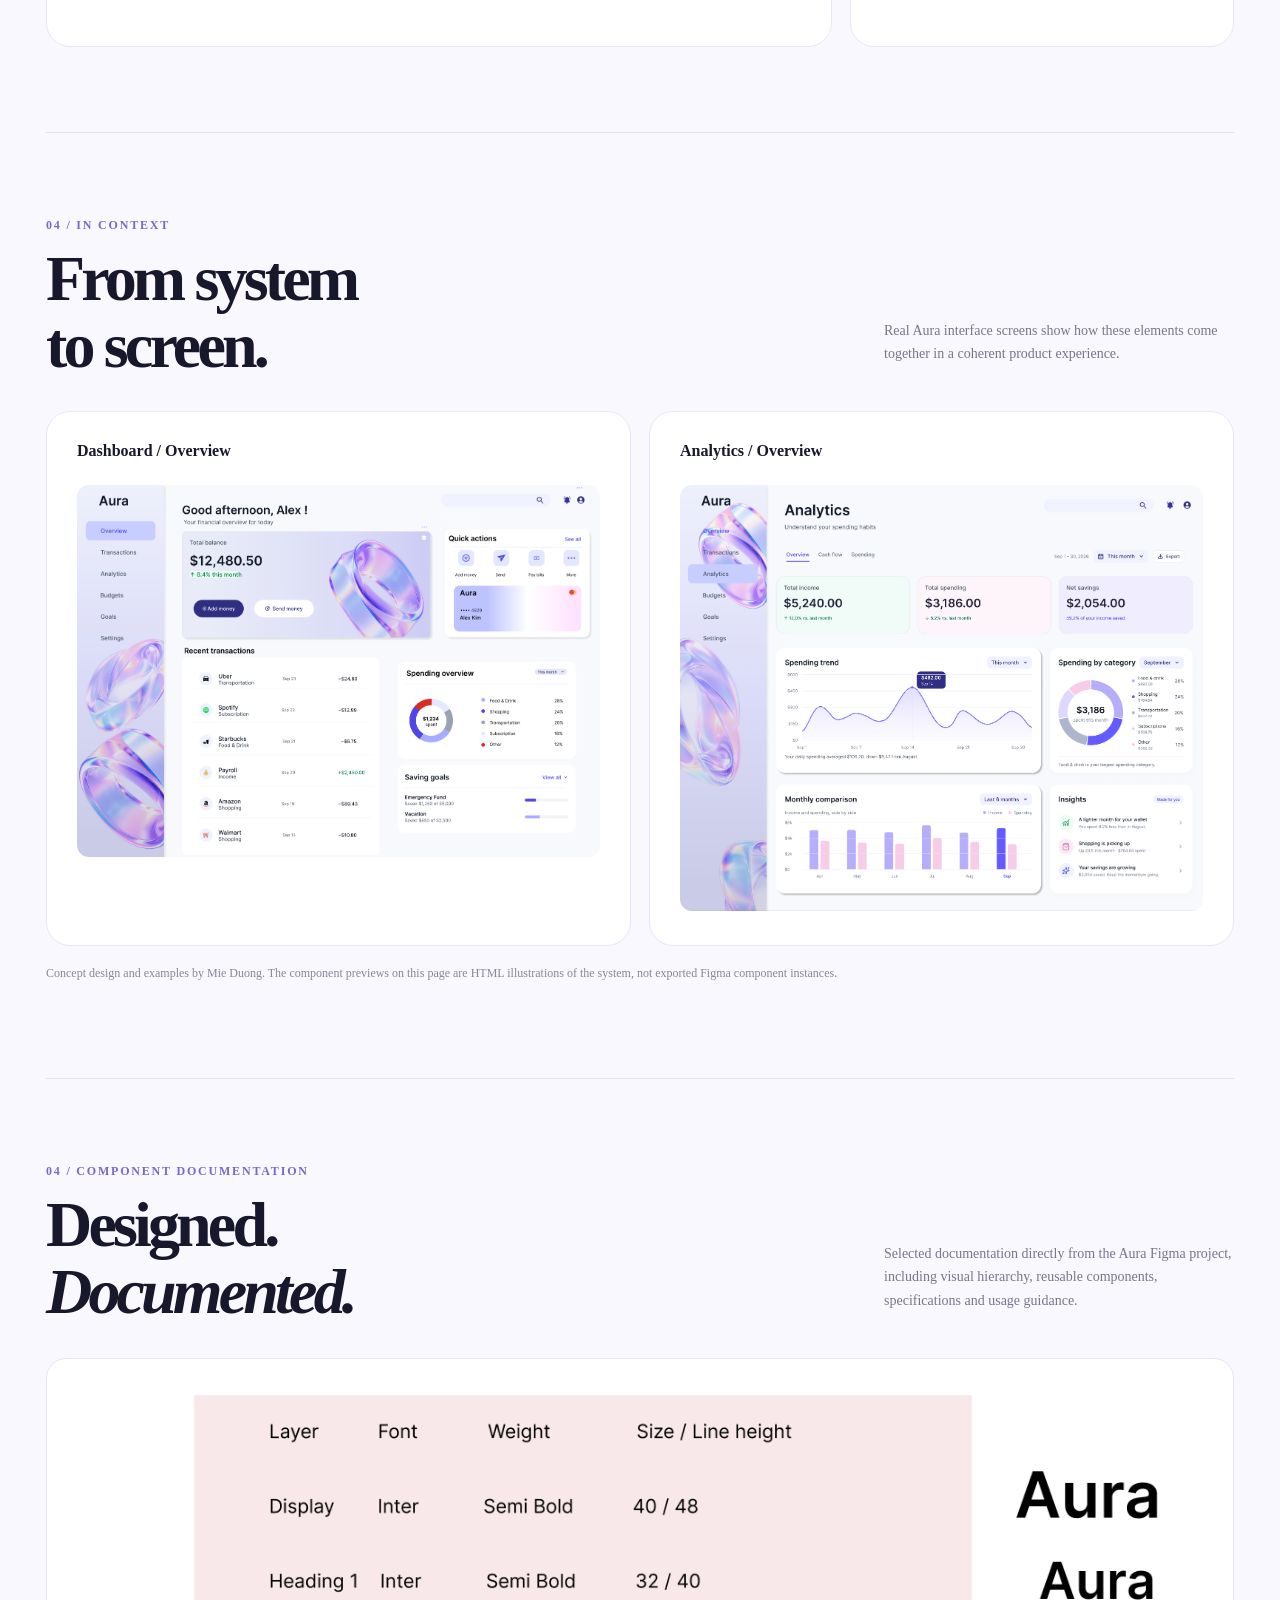
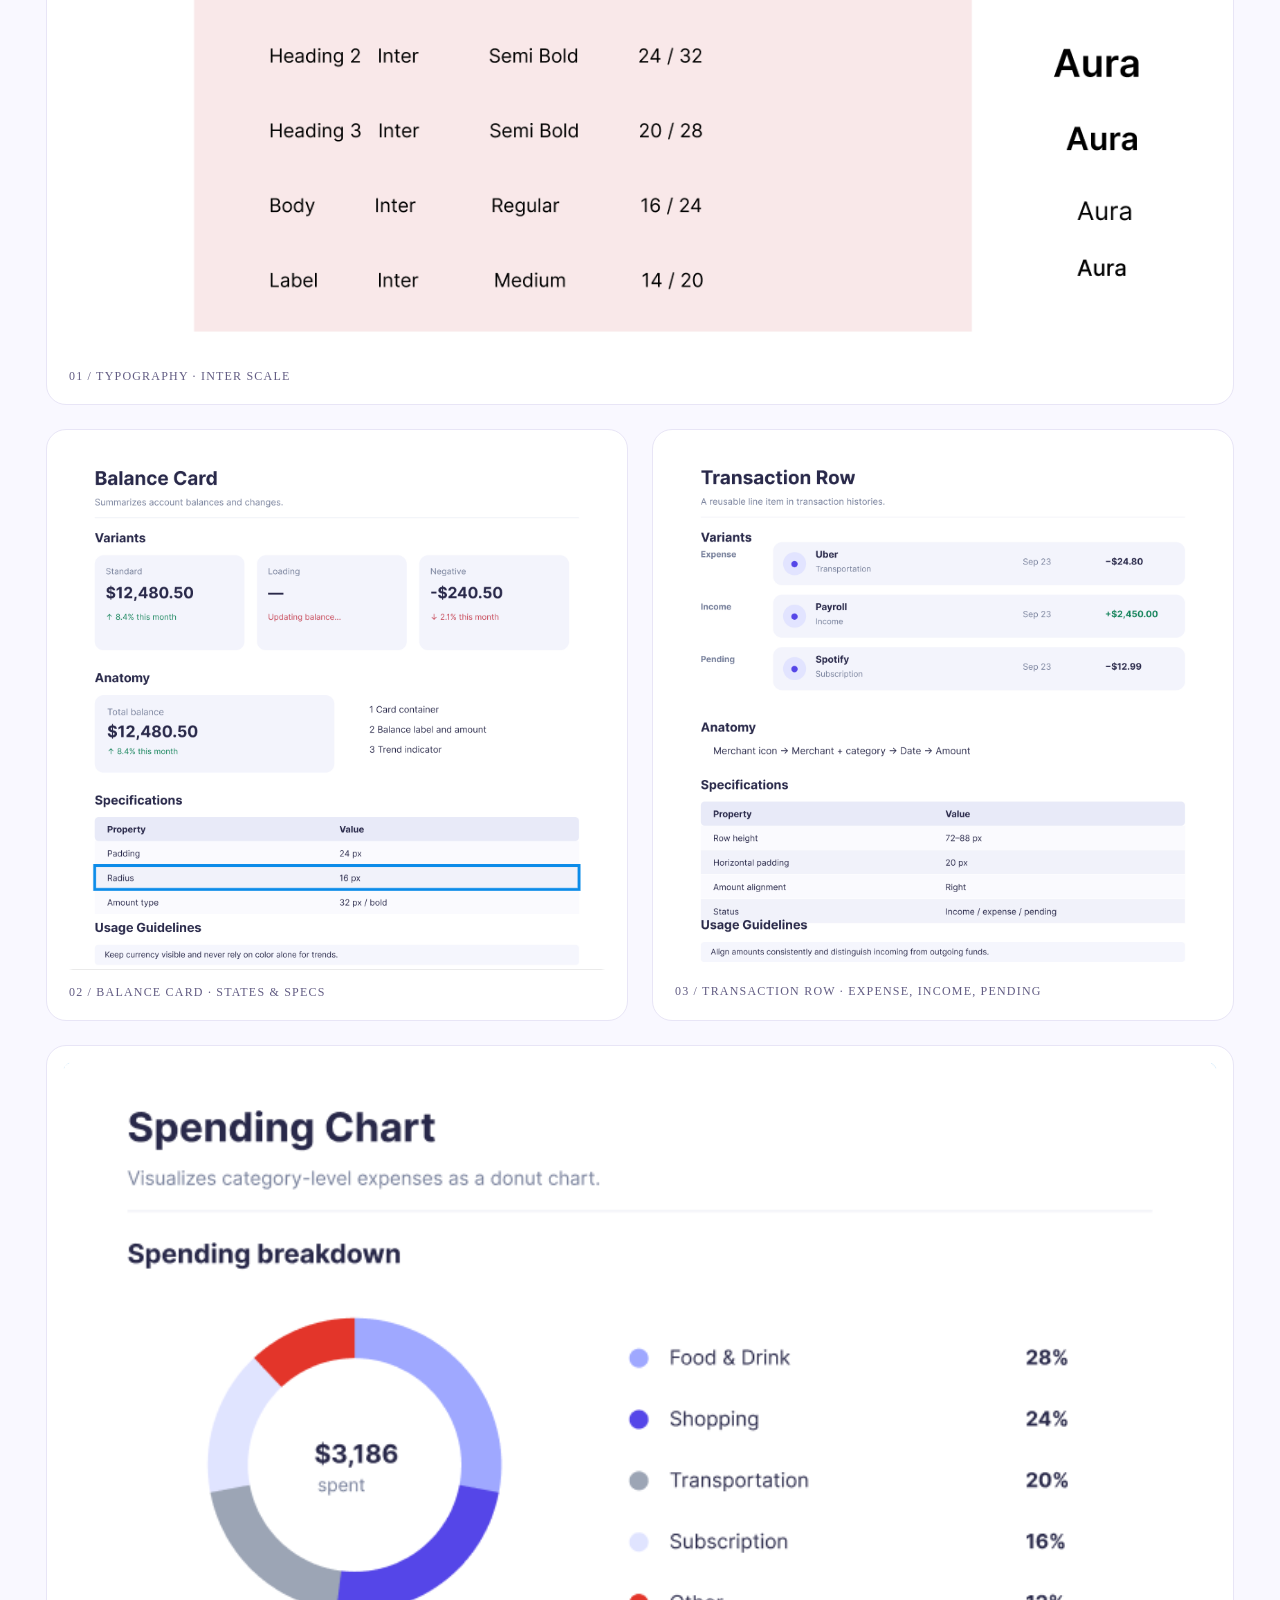
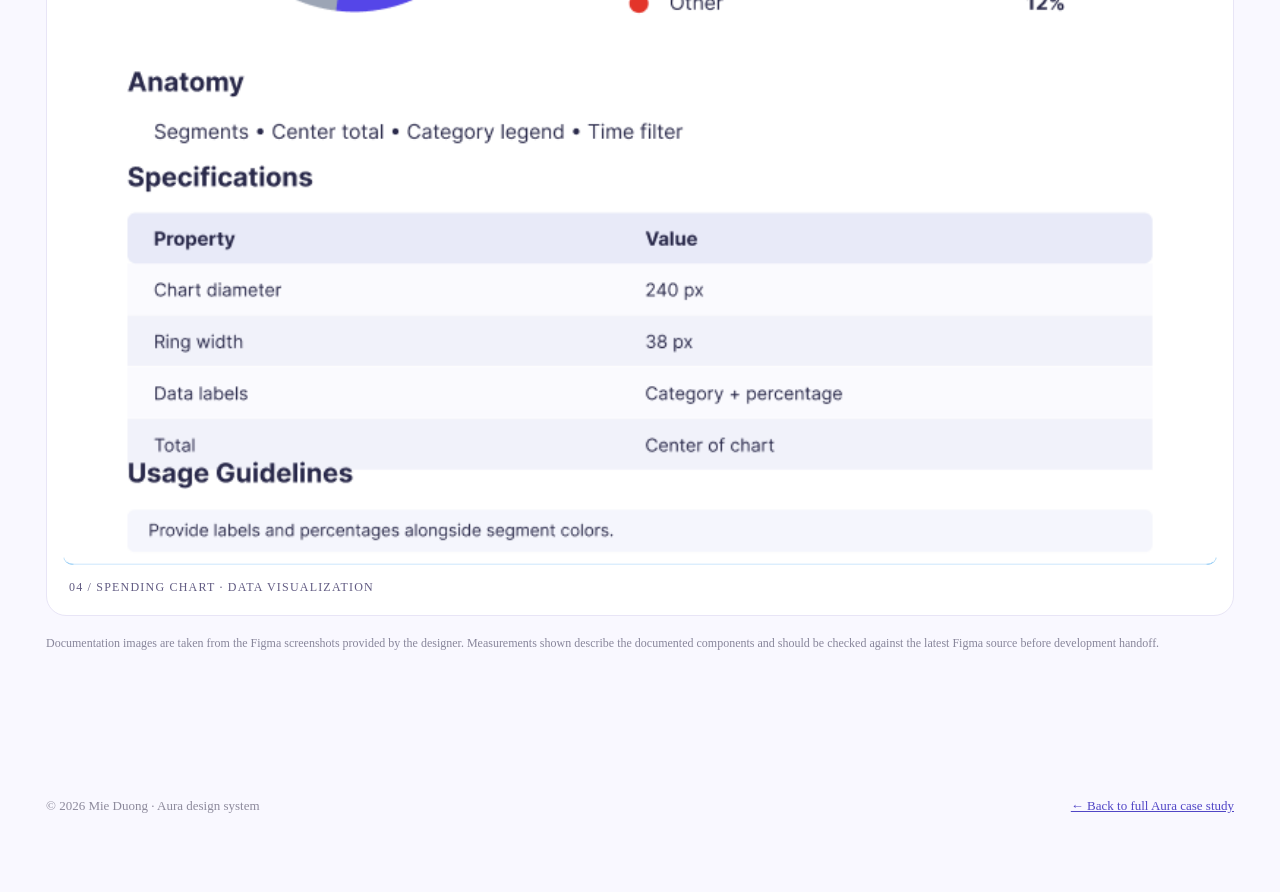
<file: design-system.html>
<!doctype html><html lang="en"><head><meta charset="utf-8"><meta name="viewport" content="width=device-width,initial-scale=1"><title>Aura — Design System | Mie Duong</title><link rel="stylesheet" href="design-system.css"></head><body class="ds-body"><div class="ds-wrap"><nav class="ds-nav"><a class="mark" href="index.html">mie ✳</a><div class="links"><a href="index.html#work">Work</a><a href="gallery.html">Gallery</a><a href="aura.html">Aura case study ↗</a></div></nav><header class="ds-hero"><div class="ds-art" aria-hidden="true"></div><div class="ds-kicker">Aura / Product design / System library</div><h1>Made to feel<br><em>effortless.</em></h1><p class="ds-lede">A visual language for everyday finance. Built around clarity, calm interactions, and reusable patterns that bring six Aura screens together.</p><div class="ds-pillrow"><span class="ds-pill">Visual foundations</span><span class="ds-pill">Components & states</span><span class="ds-pill">Patterns</span><span class="ds-pill">Self-initiated concept</span></div></header><main>
<section class="ds-section"><div class="ds-heading"><div><div class="ds-num">01 / FOUNDATIONS</div><h2>Start with the<br>essentials.</h2></div><p>A restrained palette and readable hierarchy help financial information stand out without adding noise.</p></div><div class="ds-grid"><div class="ds-panel ds-span12"><h3>Color palette</h3><div class="ds-colors"><div><div class="ds-swatch" style="background:#39338e"></div><div class="ds-swatch-label">Deep violet</div><div class="ds-hex">#39338E</div></div><div><div class="ds-swatch" style="background:#6556ff"></div><div class="ds-swatch-label">Action violet</div><div class="ds-hex">#6556FF</div></div><div><div class="ds-swatch" style="background:#c7ccff"></div><div class="ds-swatch-label">Lavender</div><div class="ds-hex">#C7CCFF</div></div><div><div class="ds-swatch" style="background:#eef0ff"></div><div class="ds-swatch-label">Soft surface</div><div class="ds-hex">#EEF0FF</div></div><div><div class="ds-swatch" style="background:#181e30"></div><div class="ds-swatch-label">Ink</div><div class="ds-hex">#181E30</div></div></div><p class="ds-note">Representative colors sampled visually from Aura; confirm exact tokens against the Figma Foundations page before publishing as a technical specification.</p></div><div class="ds-panel ds-span6"><h3>Typography hierarchy</h3><div class="ds-typebig">Aa</div><div class="ds-typeitem"><strong style="font-size:30px">Display</strong><span>Large headlines</span></div><div class="ds-typeitem"><strong style="font-size:22px">Heading</strong><span>Section titles</span></div><div class="ds-typeitem"><strong style="font-size:16px">Body text</strong><span>Reading & labels</span></div><div class="ds-typeitem"><strong style="font-size:12px">Caption</strong><span>Metadata & support</span></div></div><div class="ds-panel ds-span6"><h3>Spacing rhythm</h3><p>Consistent intervals keep dense financial layouts comfortable to scan.</p><div class="ds-scale"><div style="height:8px"><span>4</span></div><div style="height:16px"><span>8</span></div><div style="height:24px"><span>12</span></div><div style="height:32px"><span>16</span></div><div style="height:48px"><span>24</span></div><div style="height:64px"><span>32</span></div></div><p class="ds-note" style="margin-top:48px">Suggested 4px-based spacing scale · rounded cards · generous white space</p></div></div></section>
<section class="ds-section"><div class="ds-heading"><div><div class="ds-num">02 / INTERACTIVE COMPONENTS</div><h2>One language.<br>Many moments.</h2></div><p>Explore representative states for the core components used throughout the Aura experience.</p></div><div class="ds-tabs" role="tablist" aria-label="Component previews"><button class="ds-tab" aria-selected="true" data-show="buttons">Buttons</button><button class="ds-tab" aria-selected="false" data-show="inputs">Inputs</button><button class="ds-tab" aria-selected="false" data-show="cards">Balance cards</button><button class="ds-tab" aria-selected="false" data-show="rows">Transactions</button><button class="ds-tab" aria-selected="false" data-show="navigation">Navigation</button><button class="ds-tab" aria-selected="false" data-show="goals">Savings goals</button></div>
<div class="ds-showcase" id="buttons"><div class="ds-grid"><div class="ds-panel ds-span8"><h3>Buttons / Action hierarchy</h3><div class="ds-demo" style="display:flex;align-items:center;gap:14px;flex-wrap:wrap"><button class="ds-button">Add money ↗</button><button class="ds-button secondary">Send money</button><button class="ds-button disabled" disabled>Unavailable</button></div><p>Primary for key actions. Secondary for alternative paths. Disabled only when action cannot proceed.</p></div><div class="ds-panel ds-span4"><h3>Interaction states</h3><table class="ds-spec"><tr><td>Default</td><td>Deep violet</td></tr><tr><td>Hover</td><td>Bright violet + lift</td></tr><tr><td>Disabled</td><td>Muted gray</td></tr><tr><td>Shape</td><td>Pill</td></tr></table></div></div></div>
<div class="ds-showcase" id="inputs" hidden><div class="ds-grid"><div class="ds-panel ds-span8"><h3>Input / Search & forms</h3><div class="ds-demo"><label class="ds-label" for="demo-search">Search transactions</label><input class="ds-input" id="demo-search" placeholder="Search merchants, categories..."/><p>Click the field to see the focus treatment.</p><label class="ds-label" for="demo-amount">Amount</label><input class="ds-input" id="demo-amount" value="$ 500.00"/></div></div><div class="ds-panel ds-span4"><h3>Behavior</h3><p>Labels remain visible, focus states are distinct, and financial amounts stay legible.</p></div></div></div>
<div class="ds-showcase" id="cards" hidden><div class="ds-grid"><div class="ds-panel ds-span8"><h3>Balance card / Summary</h3><div class="ds-demo"><div class="ds-balance"><div>Total balance</div><strong>$12,480.50</strong><small>↗ 8.4% this month</small></div></div></div><div class="ds-panel ds-span4"><h3>Hierarchy</h3><p>Label → balance → trend. Important values receive the most visual emphasis.</p></div></div></div>
<div class="ds-showcase" id="rows" hidden><div class="ds-grid"><div class="ds-panel ds-span8"><h3>Transaction row / Reusable pattern</h3><div class="ds-demo"><div class="ds-row"><span class="avatar">↗</span><span class="merchant">Uber<small>Transportation · Sep 23</small></span><span class="negative">−$24.80</span></div><div class="ds-row"><span class="avatar">♫</span><span class="merchant">Spotify<small>Subscription · Sep 22</small></span><span class="negative">−$12.99</span></div><div class="ds-row"><span class="avatar">$</span><span class="merchant">Payroll<small>Income · Sep 20</small></span><span class="positive">+$2,450.00</span></div></div></div><div class="ds-panel ds-span4"><h3>Information anatomy</h3><p>Merchant, category, date and signed amount support fast scanning.</p></div></div></div>
<div class="ds-showcase" id="navigation" hidden><div class="ds-grid"><div class="ds-panel ds-span8"><h3>Navigation / Active state</h3><div class="ds-demo"><div class="ds-sidebar"><div>Overview</div><div class="active">Transactions</div><div>Analytics</div><div>Budgets</div><div>Goals</div></div></div></div><div class="ds-panel ds-span4"><h3>Orientation</h3><p>A persistent sidebar and a highlighted active destination help users stay oriented.</p></div></div></div>
<div class="ds-showcase" id="goals" hidden><div class="ds-grid"><div class="ds-panel ds-span8"><h3>Savings goal / Progress</h3><div class="ds-demo"><strong>Emergency fund</strong><p>$1,250 of $5,000 saved</p><div class="ds-progress"><div style="width:25%"></div></div><br><strong>Vacation</strong><p>$850 of $2,500 saved</p><div class="ds-progress"><div style="width:34%;background:#aaa6ff"></div></div></div></div><div class="ds-panel ds-span4"><h3>Progressive disclosure</h3><p>Show goal name, amount and completion together; never rely on color alone.</p></div></div></div>
</section><section class="ds-section"><div class="ds-heading"><div><div class="ds-num">03 / DATA VISUALIZATION</div><h2>Numbers, made<br>understandable.</h2></div><p>Charts pair color with labels and percentages to help users understand where their money goes.</p></div><div class="ds-grid"><div class="ds-panel ds-span8"><h3>Spending breakdown</h3><div class="ds-demo" style="display:flex;gap:32px;align-items:center;flex-wrap:wrap;background:#fff"><div class="ds-ring"></div><div class="ds-legend"><div><span>● Food & drink</span><strong>28%</strong></div><div><span>● Shopping</span><strong>24%</strong></div><div><span>● Transportation</span><strong>20%</strong></div><div><span>● Subscriptions</span><strong>16%</strong></div><div><span>● Other</span><strong>12%</strong></div></div></div></div><div class="ds-panel ds-span4"><h3>Chart principles</h3><p>Direct labels, consistent category order, readable percentages and a clear total.</p><p>Keep the color palette stable across Dashboard and Analytics.</p></div></div></section><section class="ds-section"><div class="ds-heading"><div><div class="ds-num">04 / IN CONTEXT</div><h2>From system<br>to screen.</h2></div><p>Real Aura interface screens show how these elements come together in a coherent product experience.</p></div><div class="ds-grid"><div class="ds-panel ds-span6"><h3>Dashboard / Overview</h3><img src="assets/dashboard.png" alt="Aura dashboard design" style="width:100%;border-radius:12px"></div><div class="ds-panel ds-span6"><h3>Analytics / Overview</h3><img src="assets/analytics.png" alt="Aura analytics design" style="width:100%;border-radius:12px"></div></div><p class="ds-note">Concept design and examples by Mie Duong. The component previews on this page are HTML illustrations of the system, not exported Figma component instances.</p></section><section class="ds-section" id="figma-docs"><div class="ds-heading"><div><div class="ds-num">04 / COMPONENT DOCUMENTATION</div><h2>Designed.<br><em>Documented.</em></h2></div><p>Selected documentation directly from the Aura Figma project, including visual hierarchy, reusable components, specifications and usage guidance.</p></div><div class="doc-gallery"><figure class="doc-wide"><img src="assets/aura-type.png" alt="Aura Inter typography scale from Display 40/48 to Label 14/20"><figcaption>01 / TYPOGRAPHY · INTER SCALE</figcaption></figure><figure><img src="assets/aura-balance.png" alt="Balance Card variants and component documentation"><figcaption>02 / BALANCE CARD · STATES & SPECS</figcaption></figure><figure><img src="assets/aura-row.png" alt="Transaction Row variants and component documentation"><figcaption>03 / TRANSACTION ROW · EXPENSE, INCOME, PENDING</figcaption></figure><figure class="doc-wide"><img src="assets/aura-chart.png" alt="Spending chart documentation with donut breakdown"><figcaption>04 / SPENDING CHART · DATA VISUALIZATION</figcaption></figure></div><p class="ds-note">Documentation images are taken from the Figma screenshots provided by the designer. Measurements shown describe the documented components and should be checked against the latest Figma source before development handoff.</p></section></main><footer class="ds-foot"><span>© 2026 Mie Duong · Aura design system</span><a href="aura.html">← Back to full Aura case study</a></footer></div><script>document.querySelectorAll('.ds-tab').forEach(button=>button.addEventListener('click',()=>{document.querySelectorAll('.ds-tab').forEach(b=>b.setAttribute('aria-selected',String(b===button)));document.querySelectorAll('.ds-showcase').forEach(p=>p.hidden=p.id!==button.dataset.show)}));</script></body></html>
</file>
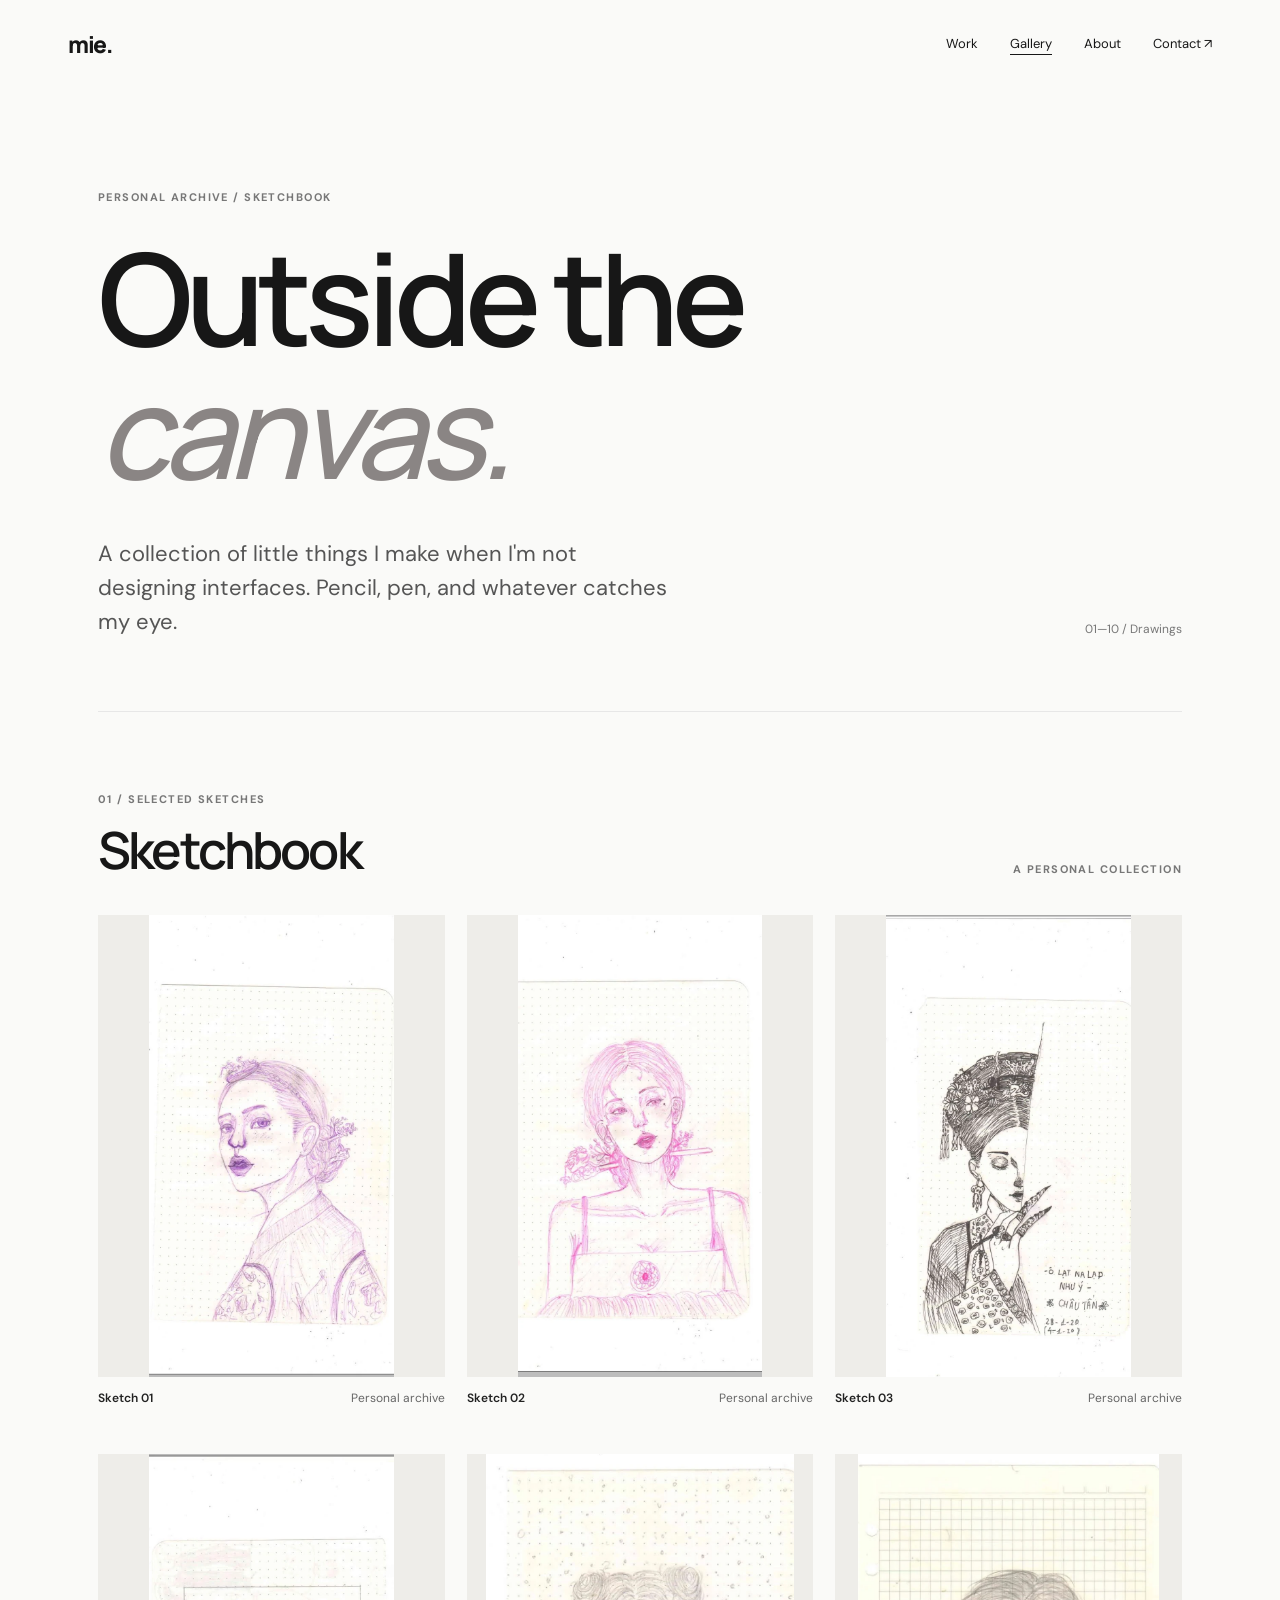
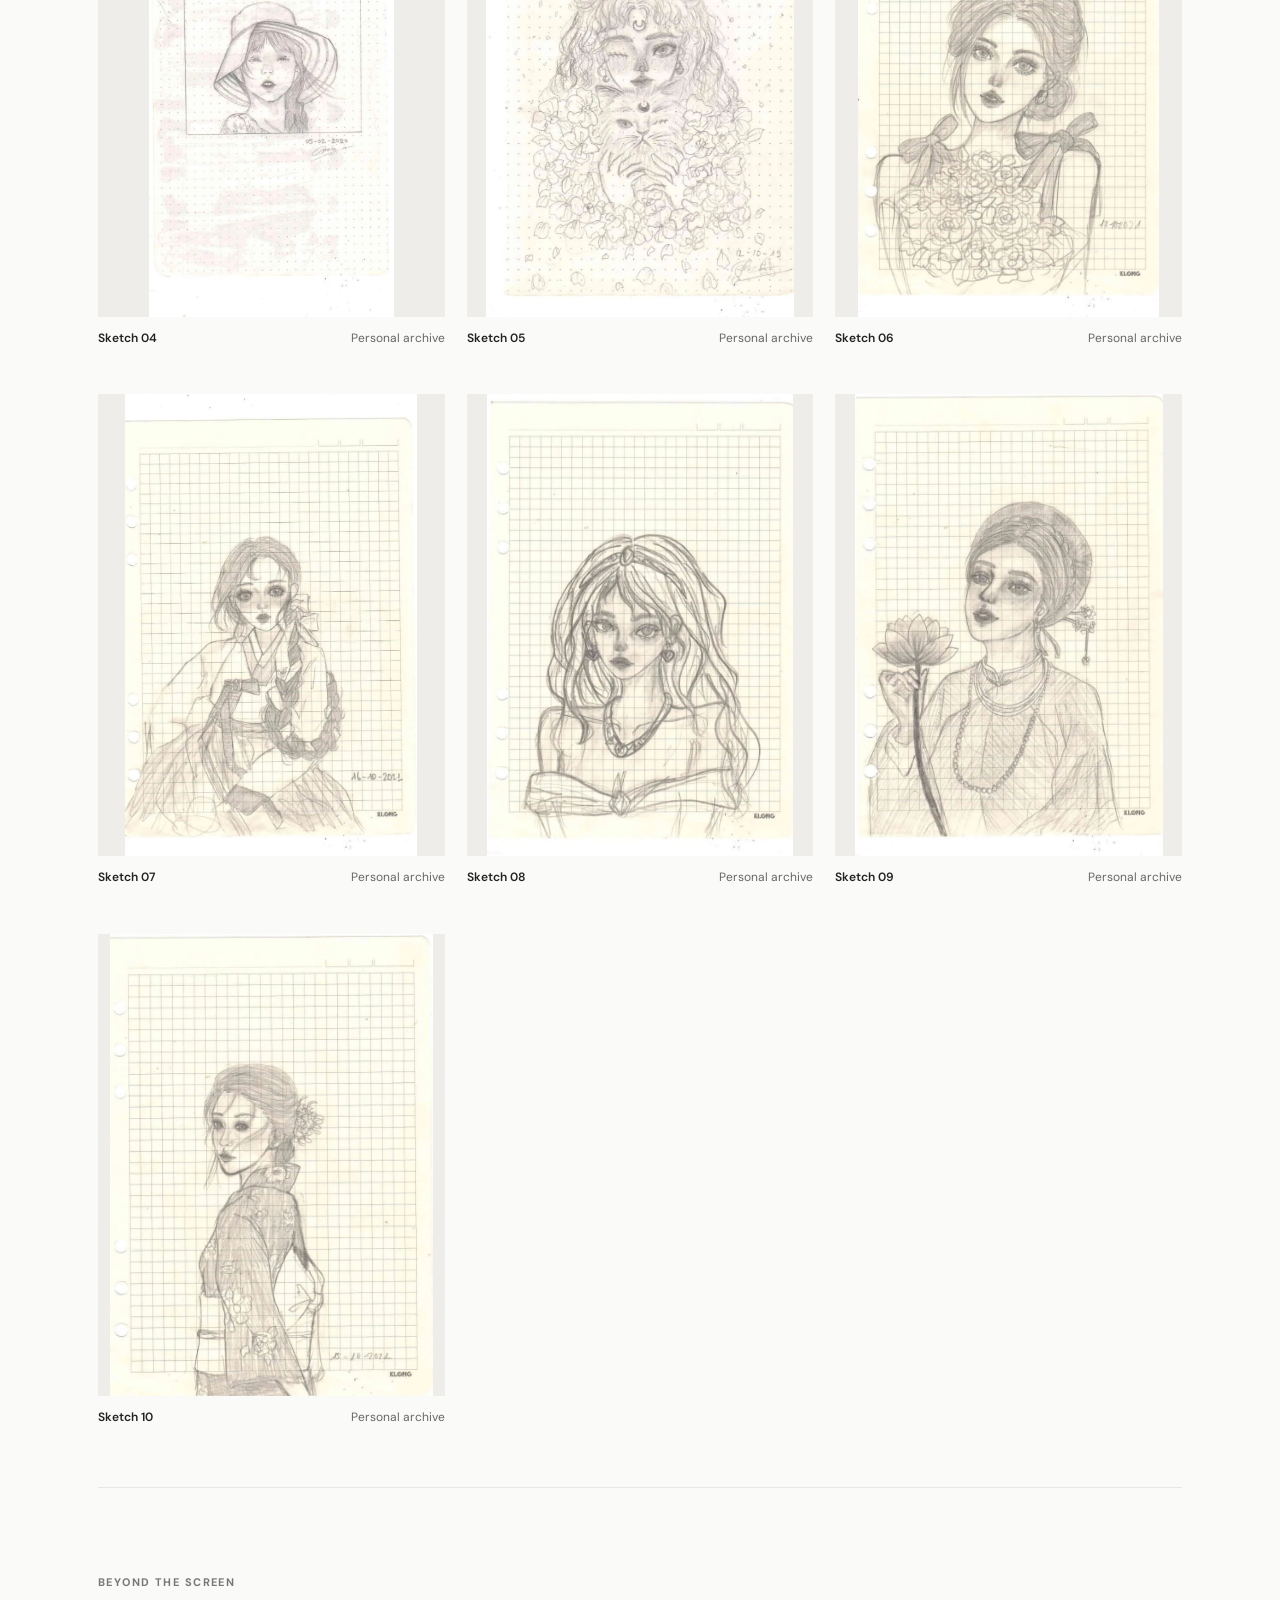
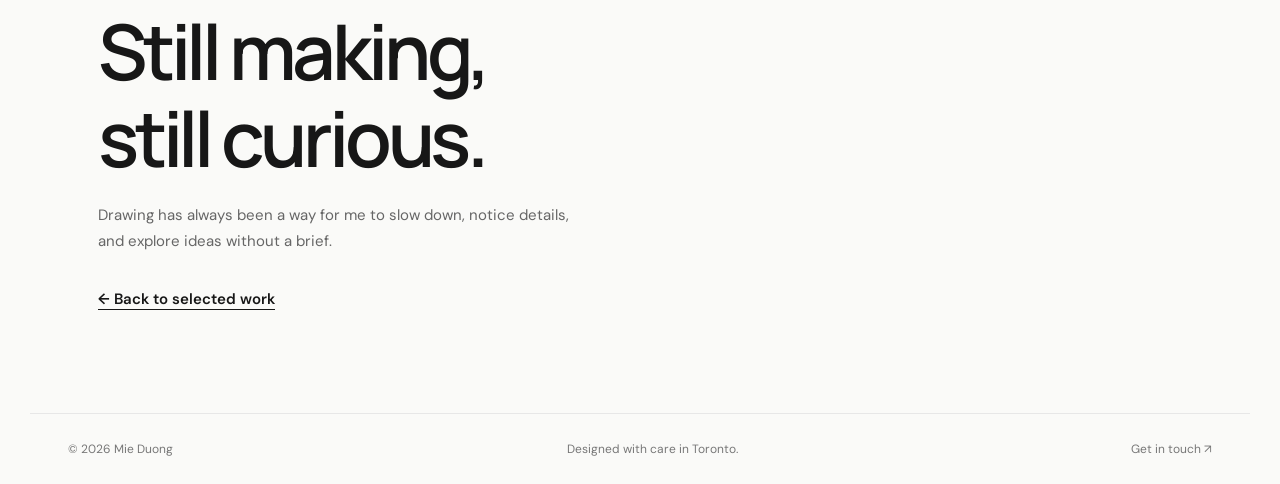
<file: gallery.html>
<!doctype html><html lang="en"><head><meta charset="utf-8"><meta name="viewport" content="width=device-width, initial-scale=1"><meta name="description" content="A collection of personal sketches and drawings by Mie Duong."><title>Gallery — Mie Duong</title><link rel="stylesheet" href="editorial.css"><link rel="stylesheet" href="gallery.css"></head><body><header><a class="logo" href="index.html">mie.</a><nav><a href="index.html#work">Work</a><a href="gallery.html" aria-current="page">Gallery</a><a href="about.html">About</a><a href="mailto:duongmie07@gmail.com">Contact ↗</a></nav></header><main><section class="gallery-hero"><div class="eyebrow">Personal archive / Sketchbook</div><h1>Outside the<br><em>canvas.</em></h1><div class="gallery-intro"><p>A collection of little things I make when I'm not designing interfaces. Pencil, pen, and whatever catches my eye.</p><span class="gallery-count">01—10 / Drawings</span></div></section><section class="gallery-section" aria-labelledby="sketch-title"><div class="gallery-heading"><div><div class="eyebrow">01 / Selected sketches</div><h2 id="sketch-title">Sketchbook</h2></div><span class="eyebrow">A personal collection</span></div><div class="sketch-grid"><figure class="sketch-card"><button class="sketch-open" type="button" data-full="assets/sketch-01.webp" aria-label="View sketch 1 larger"><img src="assets/sketch-01.webp" alt="Hand-drawn portrait sketch 1 by Mie Duong" loading="lazy"><span class="zoom-mark" aria-hidden="true">↗</span></button><figcaption><span>Sketch 01</span><span>Personal archive</span></figcaption></figure>
<figure class="sketch-card"><button class="sketch-open" type="button" data-full="assets/sketch-02.webp" aria-label="View sketch 2 larger"><img src="assets/sketch-02.webp" alt="Hand-drawn portrait sketch 2 by Mie Duong" loading="lazy"><span class="zoom-mark" aria-hidden="true">↗</span></button><figcaption><span>Sketch 02</span><span>Personal archive</span></figcaption></figure>
<figure class="sketch-card"><button class="sketch-open" type="button" data-full="assets/sketch-03.webp" aria-label="View sketch 3 larger"><img src="assets/sketch-03.webp" alt="Hand-drawn portrait sketch 3 by Mie Duong" loading="lazy"><span class="zoom-mark" aria-hidden="true">↗</span></button><figcaption><span>Sketch 03</span><span>Personal archive</span></figcaption></figure>
<figure class="sketch-card"><button class="sketch-open" type="button" data-full="assets/sketch-04.webp" aria-label="View sketch 4 larger"><img src="assets/sketch-04.webp" alt="Hand-drawn portrait sketch 4 by Mie Duong" loading="lazy"><span class="zoom-mark" aria-hidden="true">↗</span></button><figcaption><span>Sketch 04</span><span>Personal archive</span></figcaption></figure>
<figure class="sketch-card"><button class="sketch-open" type="button" data-full="assets/sketch-05.webp" aria-label="View sketch 5 larger"><img src="assets/sketch-05.webp" alt="Hand-drawn portrait sketch 5 by Mie Duong" loading="lazy"><span class="zoom-mark" aria-hidden="true">↗</span></button><figcaption><span>Sketch 05</span><span>Personal archive</span></figcaption></figure>
<figure class="sketch-card"><button class="sketch-open" type="button" data-full="assets/sketch-06.webp" aria-label="View sketch 6 larger"><img src="assets/sketch-06.webp" alt="Hand-drawn portrait sketch 6 by Mie Duong" loading="lazy"><span class="zoom-mark" aria-hidden="true">↗</span></button><figcaption><span>Sketch 06</span><span>Personal archive</span></figcaption></figure>
<figure class="sketch-card"><button class="sketch-open" type="button" data-full="assets/sketch-07.webp" aria-label="View sketch 7 larger"><img src="assets/sketch-07.webp" alt="Hand-drawn portrait sketch 7 by Mie Duong" loading="lazy"><span class="zoom-mark" aria-hidden="true">↗</span></button><figcaption><span>Sketch 07</span><span>Personal archive</span></figcaption></figure>
<figure class="sketch-card"><button class="sketch-open" type="button" data-full="assets/sketch-08.webp" aria-label="View sketch 8 larger"><img src="assets/sketch-08.webp" alt="Hand-drawn portrait sketch 8 by Mie Duong" loading="lazy"><span class="zoom-mark" aria-hidden="true">↗</span></button><figcaption><span>Sketch 08</span><span>Personal archive</span></figcaption></figure>
<figure class="sketch-card"><button class="sketch-open" type="button" data-full="assets/sketch-09.webp" aria-label="View sketch 9 larger"><img src="assets/sketch-09.webp" alt="Hand-drawn portrait sketch 9 by Mie Duong" loading="lazy"><span class="zoom-mark" aria-hidden="true">↗</span></button><figcaption><span>Sketch 09</span><span>Personal archive</span></figcaption></figure>
<figure class="sketch-card"><button class="sketch-open" type="button" data-full="assets/sketch-10.webp" aria-label="View sketch 10 larger"><img src="assets/sketch-10.webp" alt="Hand-drawn portrait sketch 10 by Mie Duong" loading="lazy"><span class="zoom-mark" aria-hidden="true">↗</span></button><figcaption><span>Sketch 10</span><span>Personal archive</span></figcaption></figure></div></section><section class="gallery-outro"><div class="eyebrow">Beyond the screen</div><h2>Still making,<br>still curious.</h2><p>Drawing has always been a way for me to slow down, notice details, and explore ideas without a brief.</p><a class="gallery-back" href="index.html#work">← Back to selected work</a></section></main><footer><span>© 2026 Mie Duong</span><span>Designed with care in Toronto.</span><a href="mailto:duongmie07@gmail.com">Get in touch ↗</a></footer><dialog id="lightbox" aria-label="Expanded sketch"><button class="close-lightbox" type="button" aria-label="Close image">×</button><img alt="Expanded hand-drawn sketch"></dialog><script src="gallery.js" defer></script></body></html>
</file>
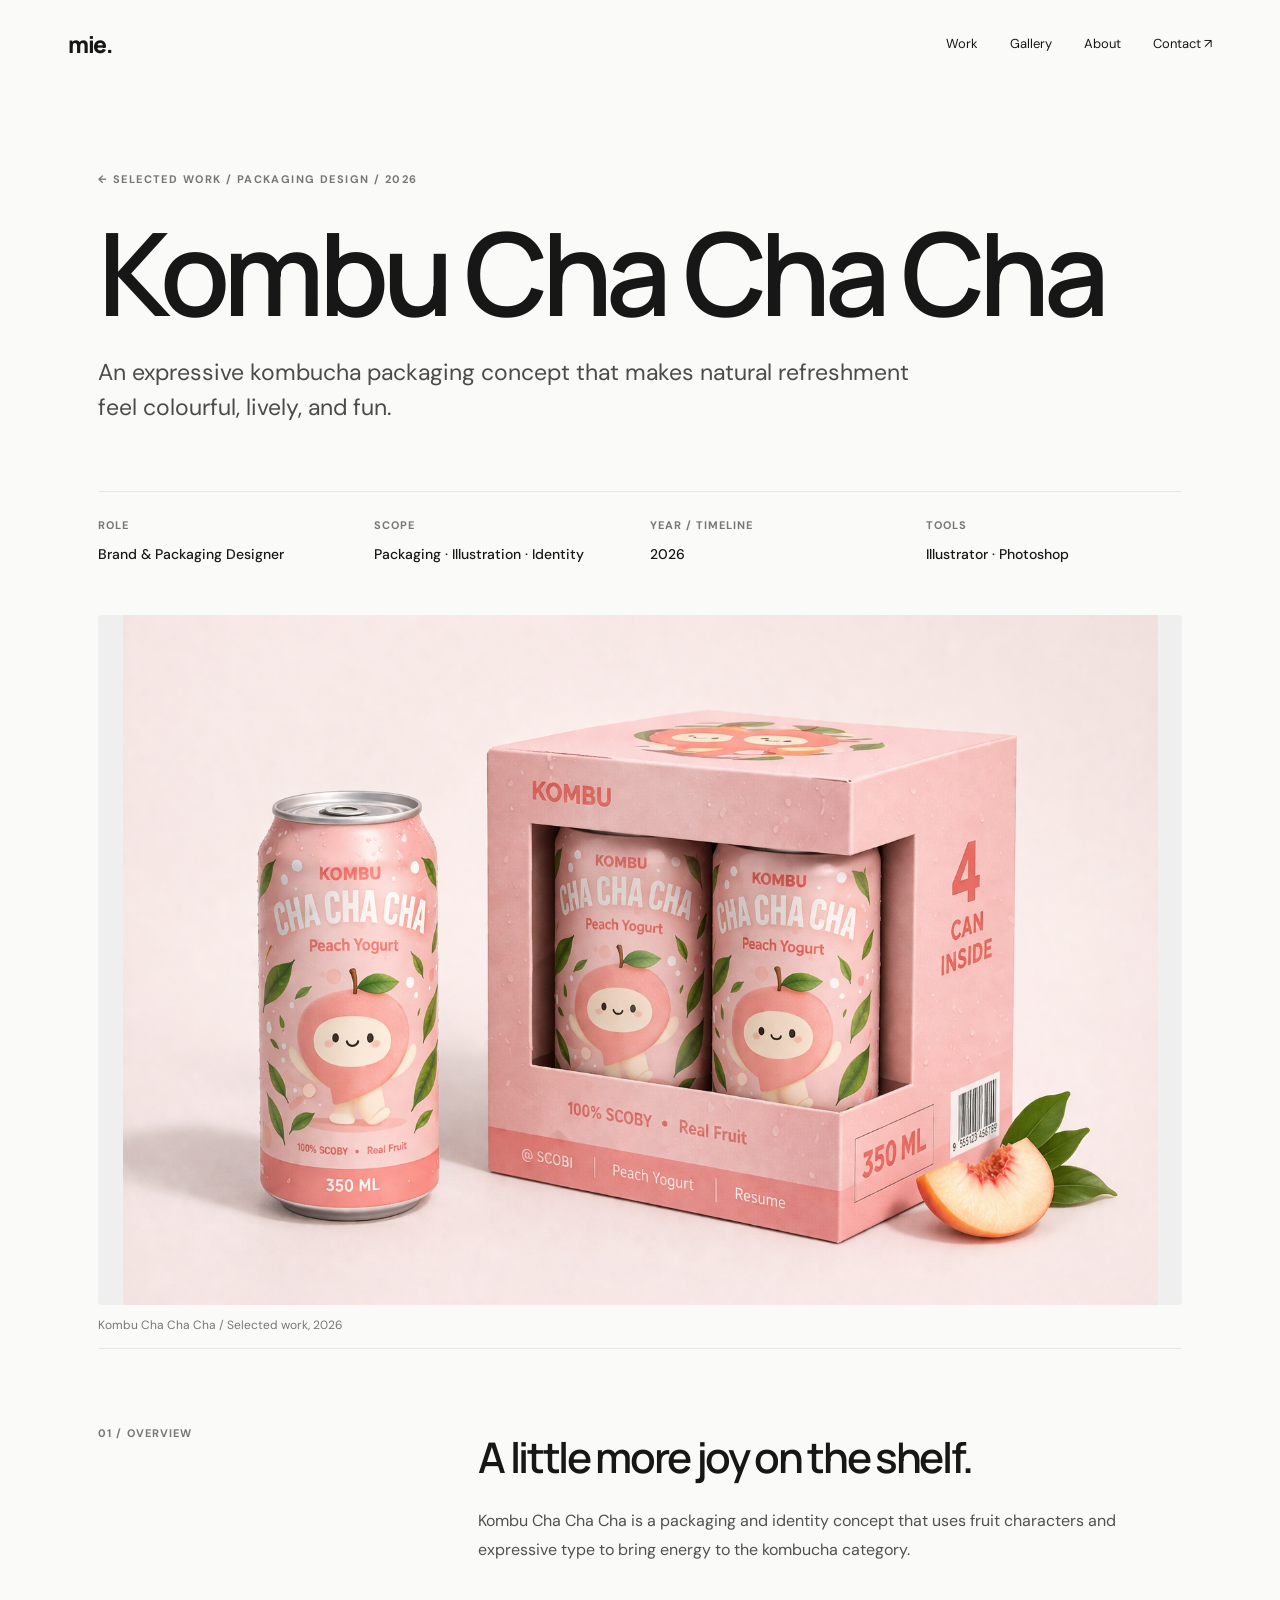
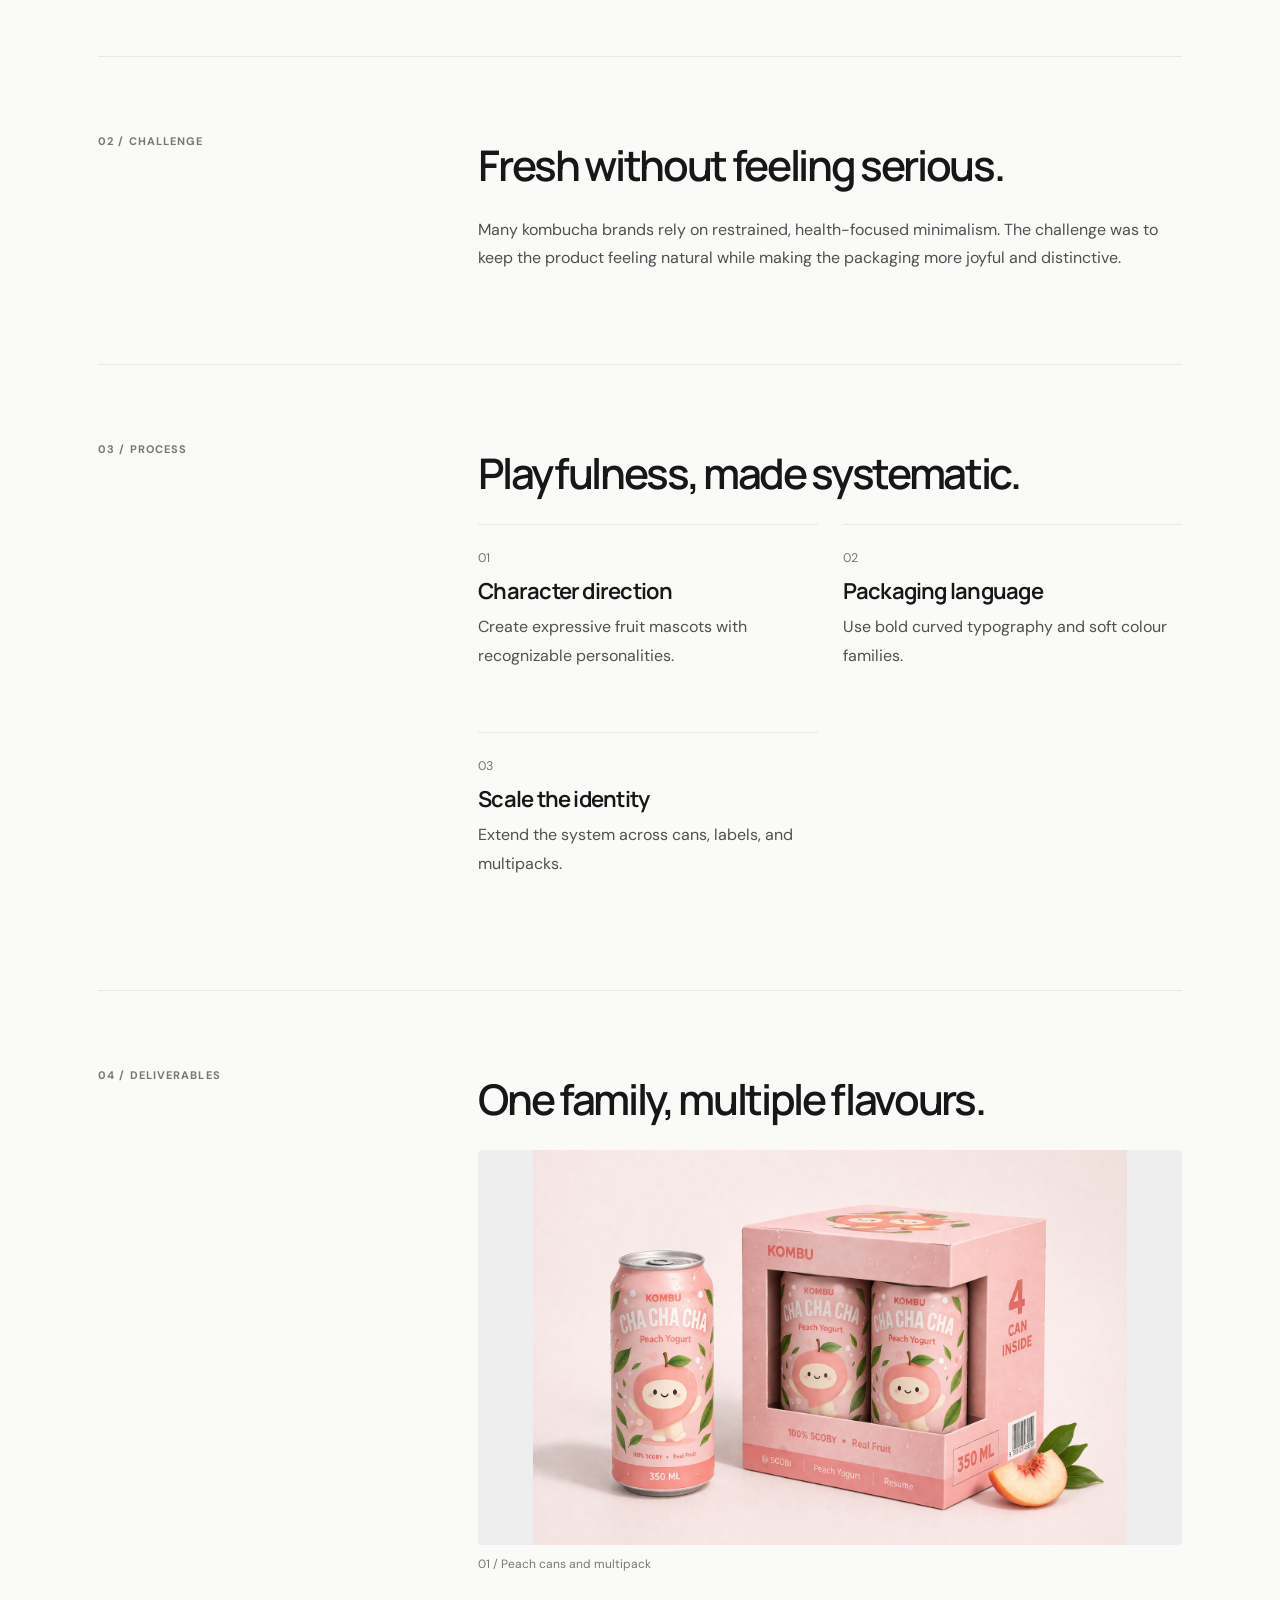
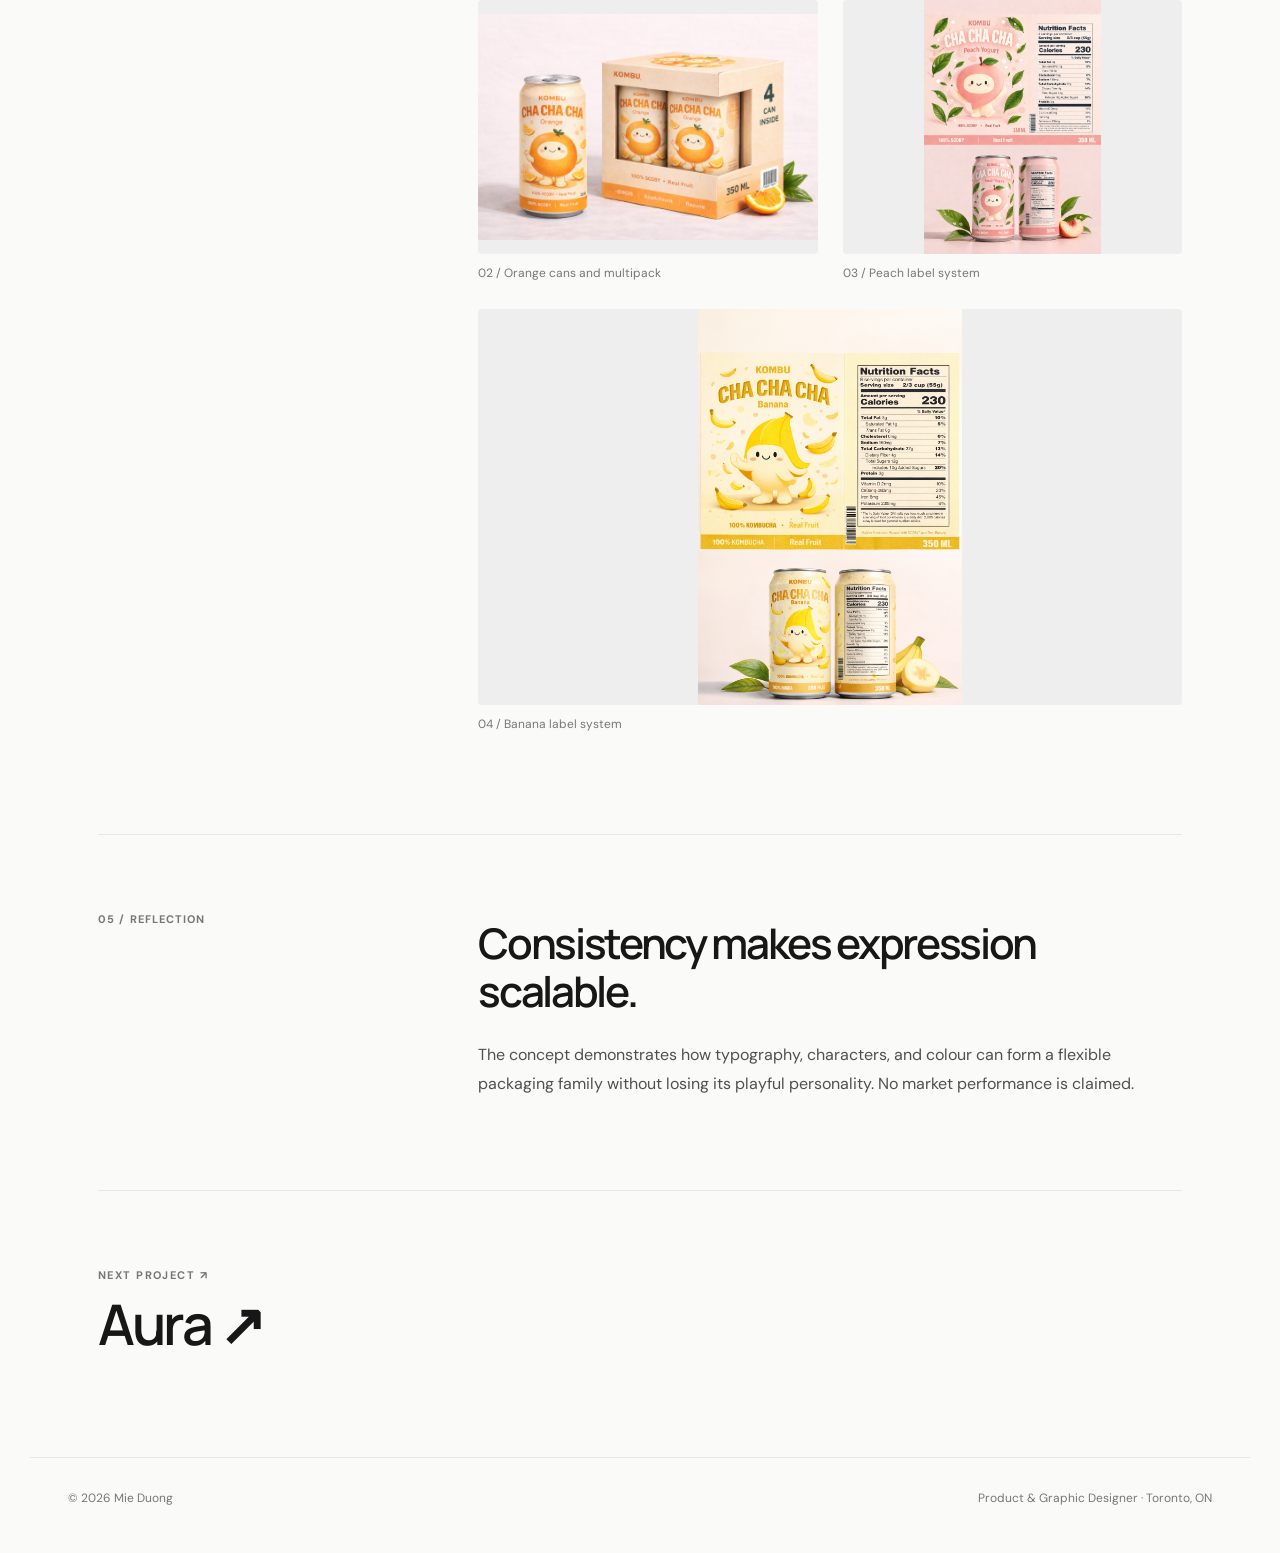
<file: kombu-cha-cha-cha.html>
<!doctype html><html lang="en"><head><meta charset="utf-8"><meta name="viewport" content="width=device-width, initial-scale=1"><meta name="description" content="Selected design work by Mie Duong, Toronto-based Product and Graphic Designer."><title>Kombu Cha Cha Cha — Mie Duong</title><link rel="stylesheet" href="editorial.css"></head><body><header><a class="logo" href="index.html">mie.</a><nav><a href="index.html#work">Work</a><a href="gallery.html">Gallery</a><a href="about.html">About</a><a href="mailto:duongmie07@gmail.com">Contact ↗</a></nav></header><main><div class="case-head"><a class="eyebrow" href="index.html#work">← Selected work / Packaging design / 2026</a><h1>Kombu Cha Cha Cha</h1><p class="intro">An expressive kombucha packaging concept that makes natural refreshment feel colourful, lively, and fun.</p></div><div class="facts"><div><span>ROLE</span><strong>Brand & Packaging Designer</strong></div><div><span>SCOPE</span><strong>Packaging · Illustration · Identity</strong></div><div><span>YEAR / TIMELINE</span><strong>2026</strong></div><div><span>TOOLS</span><strong>Illustrator · Photoshop</strong></div></div><div class="hero-image"><img src="assets/kombu-peach.png" alt="Kombu Cha Cha Cha project overview"></div><p class="image-caption">Kombu Cha Cha Cha / Selected work, 2026</p><section class="case-section"><div class="side">01 / Overview</div><div class="body"><h2>A little more joy on the shelf.</h2><p>Kombu Cha Cha Cha is a packaging and identity concept that uses fruit characters and expressive type to bring energy to the kombucha category.</p></div></section><section class="case-section"><div class="side">02 / Challenge</div><div class="body"><h2>Fresh without feeling serious.</h2><p>Many kombucha brands rely on restrained, health-focused minimalism. The challenge was to keep the product feeling natural while making the packaging more joyful and distinctive.</p></div></section><section class="case-section"><div class="side">03 / Process</div><div class="body"><h2>Playfulness, made systematic.</h2><div class="steps"><article><small>01</small><h3>Character direction</h3><p>Create expressive fruit mascots with recognizable personalities.</p></article><article><small>02</small><h3>Packaging language</h3><p>Use bold curved typography and soft colour families.</p></article><article><small>03</small><h3>Scale the identity</h3><p>Extend the system across cans, labels, and multipacks.</p></article></div></div></section><section class="case-section"><div class="side">04 / Deliverables</div><div class="body"><h2>One family, multiple flavours.</h2><div class="gallery"><figure class="wide"><img loading="lazy" src="assets/kombu-peach.png" alt="Peach packaging"><figcaption>01 / Peach cans and multipack</figcaption></figure><figure class=""><img loading="lazy" src="assets/kombu-orange.png" alt="Orange packaging"><figcaption>02 / Orange cans and multipack</figcaption></figure><figure class=""><img loading="lazy" src="assets/kombu-peach-label.png" alt="Peach label"><figcaption>03 / Peach label system</figcaption></figure><figure class="wide"><img loading="lazy" src="assets/kombu-banana-label.png" alt="Banana label"><figcaption>04 / Banana label system</figcaption></figure></div></div></section><section class="case-section"><div class="side">05 / Reflection</div><div class="body"><h2>Consistency makes expression scalable.</h2><p>The concept demonstrates how typography, characters, and colour can form a flexible packaging family without losing its playful personality. No market performance is claimed.</p></div></section><div class="next"><div class="eyebrow">Next project ↗</div><a href="aura.html">Aura ↗</a></div></main><footer><span>© 2026 Mie Duong</span><span>Product & Graphic Designer · Toronto, ON</span></footer></body></html>
</file>
<file: editorial.css>
@import url('https://fonts.googleapis.com/css2?family=DM+Sans:wght@400;500;600;700&family=Manrope:wght@400;500;600;700;800&display=swap');
:root{--ink:#171717;--muted:#747474;--line:#e7e7e7;--bg:#fafaf8}*{box-sizing:border-box}html{scroll-behavior:smooth}body{margin:0;background:var(--bg);color:var(--ink);font:15px/1.7 'DM Sans',sans-serif}a{color:inherit;text-decoration:none}a:hover{opacity:.65}img{max-width:100%;display:block}header{max-width:1220px;margin:auto;padding:28px 38px;display:flex;justify-content:space-between;align-items:center}header .logo{font:800 23px 'Manrope',sans-serif;letter-spacing:-1.5px}nav{display:flex;gap:32px;font-size:13px}main{max-width:1160px;margin:auto;padding:0 38px}.eyebrow,.kicker{font-size:11px;font-weight:700;text-transform:uppercase;letter-spacing:.13em;color:#777}.home-hero{padding:112px 0 110px;border-bottom:1px solid var(--line)}h1,h2,h3,p{margin-top:0}h1,h2,h3{font-family:Manrope,sans-serif;letter-spacing:-.055em;line-height:1.13}h1{font-size:clamp(54px,8vw,110px);font-weight:600;margin:24px 0}h2{font-size:clamp(33px,4vw,55px);font-weight:600;margin:10px 0 26px}h3{font-size:22px;font-weight:650;letter-spacing:-.035em}.intro{font-size:clamp(18px,2vw,23px);line-height:1.55;max-width:730px;color:#4b4b4b}.section-title{display:flex;align-items:baseline;justify-content:space-between;padding:80px 0 28px}.section-title h2{margin:0}.project{display:block;margin:0 0 90px}.project-image{background:#f0f0ef;overflow:hidden;border-radius:4px}.project-image img{width:100%;height:auto;aspect-ratio:16/9;object-fit:contain;transition:transform .45s}.project:hover img{transform:scale(1.025)}.project-info{display:flex;justify-content:space-between;align-items:start;padding:19px 0 0;gap:24px}.project-info h3{margin:0 0 5px;font-size:26px}.project-info p{color:#777;font-size:14px;margin:0}.project-info .num{font-size:12px;color:#777}.case-head{padding:78px 0 42px}.case-head h1{font-size:clamp(56px,9vw,118px);margin:15px 0 18px}.case-head .intro{max-width:850px}.facts{display:grid;grid-template-columns:repeat(4,1fr);gap:20px;border-top:1px solid var(--line);padding:24px 0 48px}.facts span{display:block;font-size:11px;font-weight:700;color:#777;letter-spacing:.09em;margin-bottom:7px}.facts strong{font-size:14px;font-weight:500}.hero-image{background:#efefef;border-radius:4px;overflow:hidden}.hero-image img{width:100%;max-height:690px;object-fit:contain}.image-caption{font-size:12px;color:#777;margin-top:10px}.case-section{border-top:1px solid var(--line);padding:75px 0;display:grid;grid-template-columns:30% 1fr;gap:55px}.case-section .side{font-size:11px;letter-spacing:.1em;text-transform:uppercase;color:#777;font-weight:700}.case-section .body{max-width:750px}.case-section p{color:#505050;font-size:16px;line-height:1.8}.case-section h2{font-size:clamp(29px,3.3vw,43px)}.two-col{display:grid;grid-template-columns:1fr 1fr;gap:35px}.two-col h3{font-size:18px;margin-bottom:12px}.gallery{display:grid;grid-template-columns:1fr 1fr;gap:25px;margin:25px 0}.gallery figure{margin:0}.gallery figure.wide{grid-column:1/-1}.gallery img{width:100%;aspect-ratio:4/3;object-fit:contain;background:#eee;border-radius:4px}.gallery figure.wide img{aspect-ratio:16/9}.gallery figcaption{color:#777;font-size:12px;margin-top:9px}.steps{display:grid;grid-template-columns:1fr 1fr;gap:25px}.steps article{padding:20px 0;border-top:1px solid var(--line)}.steps small{color:#777}.steps h3{margin:9px 0}.btn-link{display:inline-block;border-bottom:1px solid #222;padding-bottom:4px;font-size:14px;font-weight:600}.next{border-top:1px solid var(--line);padding:75px 0 95px}.next a{font:600 clamp(28px,5vw,56px) Manrope;letter-spacing:-.05em}footer{max-width:1220px;margin:auto;padding:30px 38px 45px;border-top:1px solid var(--line);display:flex;justify-content:space-between;gap:16px;font-size:12px;color:#777}.tag{display:inline-block;background:#eee;border-radius:30px;padding:4px 12px;font-size:12px;color:#555}.tagline{display:flex;gap:8px;flex-wrap:wrap}.note{font-size:13px!important;color:#777!important}.about-teaser{padding:35px 0 100px;max-width:700px}.about-teaser p{font-size:18px;color:#555}@media(max-width:700px){header{padding:20px}nav{gap:16px}main{padding:0 20px}.home-hero{padding:65px 0}.section-title{padding:50px 0 22px}.project{margin-bottom:55px}.case-head{padding:55px 0 30px}.facts{grid-template-columns:1fr 1fr}.case-section{grid-template-columns:1fr;gap:18px;padding:48px 0}.two-col,.steps,.gallery{grid-template-columns:1fr}.gallery figure.wide{grid-column:auto}footer{padding:25px 20px;flex-direction:column}.project-info h3{font-size:22px}}
</file>
<file: about-editorial.css>
.about-hero{padding:105px 0 72px;border-bottom:1px solid var(--line)}.about-hero h1{font-size:clamp(52px,8vw,102px);line-height:1.1;margin:24px 0 26px}.about-hero .soft{color:#8a8a87}.about-hero .intro{max-width:640px}.about-portrait-row{display:grid;grid-template-columns:minmax(0, .85fr) minmax(0,1fr);gap:clamp(40px,8vw,115px);padding:90px 0 105px;align-items:center}.about-photo{margin:0}.about-photo img{width:100%;max-height:590px;object-fit:cover;object-position:center;border-radius:4px;background:#eee}.about-photo figcaption{font-size:12px;color:var(--muted);padding-top:12px}.about-biography h2{margin:18px 0 24px}.about-biography p{font-size:16px;color:#505050;line-height:1.85;margin:0 0 19px}.about-section{padding:78px 0}.about-skills{display:grid;grid-template-columns:1fr 1fr;gap:40px;margin-top:36px}.about-skills h3{font-size:17px;margin-bottom:14px}.about-skills p{font-size:15px;line-height:2}.about-timeline{margin-top:24px}.about-timeline>div{display:grid;grid-template-columns:110px 1fr;gap:24px;padding:25px 0;border-top:1px solid var(--line)}.about-timeline>div>span{font-size:12px;color:var(--muted)}.about-timeline h3{font-size:19px;margin:0 0 6px}.about-timeline p{font-size:14px;margin:0}.about-end{padding:95px 0 120px;border-top:1px solid var(--line)}.about-end h2{font-size:clamp(42px,6vw,76px);margin:18px 0 32px}.about-actions{display:flex;gap:36px;flex-wrap:wrap}nav [aria-current="page"]{text-decoration:underline;text-underline-offset:5px}@media(max-width:700px){.about-hero{padding:70px 0 55px}.about-portrait-row{grid-template-columns:1fr;gap:35px;padding:55px 0}.about-photo img{max-height:480px}.about-section{padding:48px 0}.about-skills{gap:18px}.about-timeline>div{grid-template-columns:75px 1fr;gap:12px}.about-end{padding:65px 0 85px}}
</file>
<file: design-system.css>
.ds-body{background:#f9f8ff;color:#18182d}.ds-wrap{max-width:1240px;margin:auto;padding:0 38px}.ds-nav{display:flex;align-items:center;justify-content:space-between;padding:26px 0;border-bottom:1px solid #e6e3f4}.ds-nav a{text-decoration:none;color:inherit}.ds-nav .mark{font-size:24px;font-weight:800;letter-spacing:-1.5px}.ds-nav .links{display:flex;gap:28px;font-size:14px}.ds-hero{padding:110px 0 75px;position:relative;overflow:hidden}.ds-kicker{text-transform:uppercase;letter-spacing:.22em;font-size:12px;font-weight:700;color:#6053b4}.ds-hero h1{font-size:clamp(60px,10vw,145px);letter-spacing:-.085em;line-height:.9;margin:24px 0 30px;font-weight:700}.ds-hero h1 em{font-style:normal;color:#6b5dff}.ds-lede{max-width:630px;color:#636479;font-size:19px;line-height:1.6}.ds-pillrow{display:flex;flex-wrap:wrap;gap:10px;margin:30px 0}.ds-pill{border:1px solid #dedaf1;padding:9px 15px;border-radius:100px;font-size:12px;color:#65627c}.ds-section{padding:85px 0;border-top:1px solid #e4e1f0}.ds-heading{display:flex;justify-content:space-between;gap:30px;align-items:end;margin-bottom:32px}.ds-heading h2{font-size:clamp(34px,5vw,65px);letter-spacing:-.06em;line-height:1.05;margin:12px 0 0}.ds-heading p{max-width:350px;color:#77768b;font-size:14px;line-height:1.65}.ds-num{font-size:12px;color:#7969c9;font-weight:700;letter-spacing:.15em}.ds-grid{display:grid;grid-template-columns:repeat(12,1fr);gap:18px}.ds-panel{background:white;border:1px solid #eae7f4;border-radius:24px;padding:30px;min-width:0}.ds-panel h3{font-size:16px;margin:0 0 25px}.ds-panel p{color:#7d7c90;font-size:13px;line-height:1.6}.ds-span6{grid-column:span 6}.ds-span4{grid-column:span 4}.ds-span8{grid-column:span 8}.ds-span12{grid-column:span 12}.ds-colors{display:grid;grid-template-columns:repeat(5,1fr);gap:12px}.ds-swatch{height:125px;border-radius:14px;margin-bottom:12px}.ds-swatch-label{font-size:12px;font-weight:650}.ds-hex{font-size:11px;color:#9290a1}.ds-typebig{font-size:65px;line-height:1;letter-spacing:-.07em;font-weight:700}.ds-typeitem{padding:16px 0;border-bottom:1px solid #efedf7;display:flex;align-items:baseline;justify-content:space-between;gap:10px}.ds-typeitem span{font-size:12px;color:#a09eae}.ds-scale{display:flex;gap:10px;align-items:end;height:110px}.ds-scale>div{background:#dedbff;border-radius:5px 5px 0 0;flex:1;position:relative}.ds-scale span{position:absolute;bottom:-23px;font-size:11px;left:50%;transform:translateX(-50%);color:#8c89a1}.ds-demo{background:#f7f7ff;border-radius:18px;padding:30px;margin-top:16px;min-height:170px}.ds-button{display:inline-flex;border:0;border-radius:50px;padding:13px 24px;font:inherit;font-size:13px;font-weight:600;cursor:pointer;background:#39338e;color:white;transition:.2s}.ds-button:hover{background:#6053ff;transform:translateY(-2px)}.ds-button.secondary{background:#fff;color:#39338e;border:1px solid #dedbf5}.ds-button.disabled{background:#e5e5f0;color:#aaa9b7;cursor:not-allowed}.ds-input{padding:14px 17px;border:1px solid #e1e0f1;background:#fff;border-radius:12px;font:inherit;font-size:14px;width:100%;outline:none}.ds-input:focus{border-color:#6b5dff;box-shadow:0 0 0 3px #6b5dff22}.ds-label{display:block;font-size:12px;font-weight:600;margin-bottom:9px}.ds-balance{border-radius:18px;padding:26px;background:linear-gradient(110deg,#e5e8fb,#cfcdf8);max-width:420px}.ds-balance strong{display:block;font-size:35px;margin:12px 0;letter-spacing:-.05em}.ds-balance small{color:#148659}.ds-row{display:flex;align-items:center;justify-content:space-between;gap:12px;background:white;padding:16px 18px;border-bottom:1px solid #eeeef7;font-size:13px}.ds-row .avatar{background:#eeeeff;color:#6053ff;width:38px;height:38px;border-radius:50%;display:grid;place-items:center}.ds-row .merchant{flex:1}.ds-row .merchant small{display:block;color:#8c8b9e;margin-top:4px}.ds-row .negative{font-weight:700}.ds-row .positive{font-weight:700;color:#149467}.ds-sidebar{background:#e6e7fb;border-radius:15px;padding:18px;width:220px;max-width:100%}.ds-sidebar div{padding:12px 16px;border-radius:9px;font-size:13px;color:#55556e}.ds-sidebar .active{background:#c7ccff;color:#5042db;font-weight:700}.ds-ring{width:155px;height:155px;border-radius:50%;background:conic-gradient(#aea6ff 0 28%,#6556ff 28% 52%,#a6afc1 52% 72%,#dfdcff 72% 88%,#f3c5e3 88% 100%);display:grid;place-items:center;flex-shrink:0}.ds-ring:after{content:'$3,186';width:100px;height:100px;background:white;border-radius:50%;display:grid;place-items:center;font-size:21px;font-weight:700}.ds-legend{display:grid;gap:10px;font-size:12px;flex:1}.ds-legend div{display:flex;justify-content:space-between;gap:10px}.ds-progress{height:8px;background:#edeef6;border-radius:9px;overflow:hidden;margin-top:12px}.ds-progress>div{height:100%;background:#6556ff;border-radius:9px}.ds-spec{font-size:12px;border-collapse:collapse;width:100%;margin-top:16px}.ds-spec td{padding:10px 0;border-bottom:1px solid #f0eef7}.ds-spec td:last-child{text-align:right;color:#79778c}.ds-note{font-size:12px;color:#88869b;margin-top:20px}.ds-foot{padding:50px 0 70px;display:flex;justify-content:space-between;align-items:center;gap:25px;font-size:13px;color:#8d8a9c}.ds-foot a{color:#5146c6}.ds-tabs{display:flex;gap:8px;flex-wrap:wrap;margin:20px 0}.ds-tab{background:white;border:1px solid #dedaf1;color:#69657d;border-radius:40px;padding:10px 16px;cursor:pointer;font:inherit;font-size:12px}.ds-tab[aria-selected=true]{background:#39338e;color:white;border-color:#39338e}.ds-showcase[hidden]{display:none}.ds-art{position:absolute;right:7%;top:100px;width:190px;height:190px;border:36px solid transparent;border-radius:50%;background:linear-gradient(#f9f8ff,#f9f8ff) padding-box,conic-gradient(#d7d5ff,#a5a7ff,#f7c8e9,#8174ef,#d7d5ff) border-box;transform:rotate(-25deg);opacity:.65;filter:drop-shadow(0 25px 20px #bcb4ed50)}@media(max-width:760px){.ds-wrap{padding:0 20px}.ds-hero{padding:80px 0}.ds-art{width:95px;height:95px;border-width:17px;right:3%;top:35px}.ds-heading{display:block}.ds-span4,.ds-span6,.ds-span8{grid-column:span 12}.ds-colors{grid-template-columns:repeat(3,1fr)}.ds-panel{padding:20px}.ds-ring{width:120px;height:120px}.ds-ring:after{width:75px;height:75px;font-size:16px}.ds-nav .links{gap:13px}.ds-foot{display:block}.ds-hero h1{font-size:62px}}

.doc-gallery{display:grid;grid-template-columns:1fr 1fr;gap:24px;margin:30px 0 15px}.doc-gallery figure{margin:0;background:#fff;border-radius:20px;overflow:hidden;padding:16px;border:1px solid #e8e5f6}.doc-gallery figure.doc-wide{grid-column:span 2}.doc-gallery img{width:100%;height:auto;display:block;border-radius:10px}.doc-gallery figcaption{font-size:12px;letter-spacing:.1em;color:#625c83;padding:15px 6px 4px}@media(max-width:750px){.doc-gallery{grid-template-columns:1fr}.doc-gallery figure.doc-wide{grid-column:span 1}}
</file>
<file: gallery.css>
nav a[aria-current="page"]{text-decoration:underline;text-underline-offset:6px}.gallery-hero{padding:100px 0 72px;border-bottom:1px solid var(--line)}.gallery-hero h1{font-size:clamp(64px,10vw,135px);line-height:1.04;margin:24px 0 40px}.gallery-hero h1 em{font-weight:500;font-style:italic;color:#8a8584}.gallery-intro{display:flex;justify-content:space-between;gap:30px;align-items:end}.gallery-intro p{font-size:clamp(17px,2vw,22px);line-height:1.55;max-width:570px;color:#555;margin:0}.gallery-count{font-size:12px;color:#777;white-space:nowrap}.gallery-section{padding:78px 0 60px}.gallery-heading{display:flex;justify-content:space-between;align-items:end;margin-bottom:36px}.gallery-heading h2{margin:12px 0 0}.sketch-grid{display:grid;grid-template-columns:repeat(3,minmax(0,1fr));column-gap:22px;row-gap:46px}.sketch-card{margin:0;min-width:0}.sketch-open{position:relative;display:block;width:100%;border:0;padding:0;background:#eeede9;cursor:zoom-in;overflow:hidden}.sketch-open img{display:block;width:100%;height:auto;aspect-ratio:3/4;object-fit:contain;transition:transform .4s ease}.sketch-open:hover img{transform:scale(1.035)}.zoom-mark{position:absolute;right:12px;top:12px;background:#fafaf8e8;width:30px;height:30px;display:grid;place-items:center;border-radius:50%;font-size:17px;opacity:0;transition:opacity .2s}.sketch-open:hover .zoom-mark,.sketch-open:focus-visible .zoom-mark{opacity:1}.sketch-card figcaption{display:flex;justify-content:space-between;gap:10px;margin-top:11px;font-size:12px;color:#666}.sketch-card figcaption span:first-child{color:#222;font-weight:600}.gallery-outro{border-top:1px solid var(--line);padding:85px 0 100px}.gallery-outro h2{font-size:clamp(45px,6vw,78px);margin:16px 0 22px}.gallery-outro p{max-width:480px;color:#666}.gallery-back{display:inline-block;margin-top:18px;text-decoration:underline;text-underline-offset:5px;font-weight:600}#lightbox{border:0;padding:30px;background:#fafaf8;max-width:min(92vw,1050px);max-height:94vh;box-shadow:0 20px 80px #0003}#lightbox::backdrop{background:#111c}#lightbox img{display:block;max-width:100%;max-height:82vh;object-fit:contain}.close-lightbox{position:absolute;top:0;right:4px;background:transparent;border:0;font-size:32px;cursor:pointer}footer{display:flex;justify-content:space-between;gap:20px;max-width:1220px;margin:auto;padding:25px 38px;border-top:1px solid var(--line);font-size:12px;color:#777}@media(max-width:850px){.sketch-grid{grid-template-columns:repeat(2,minmax(0,1fr))}.gallery-hero{padding-top:70px}}@media(max-width:520px){header{padding:22px 20px}nav{gap:14px;font-size:12px}main{padding:0 20px}.gallery-hero{padding:65px 0 45px}.gallery-intro{display:block}.gallery-count{display:block;margin-top:24px}.gallery-section{padding-top:55px}.gallery-heading{align-items:start}.gallery-heading>.eyebrow{display:none}.sketch-grid{gap:30px 12px}.sketch-card figcaption{display:block;font-size:11px}.sketch-card figcaption span:last-child{display:none}footer{padding:24px 20px;flex-wrap:wrap}footer span:nth-child(2){display:none}}
</file>
